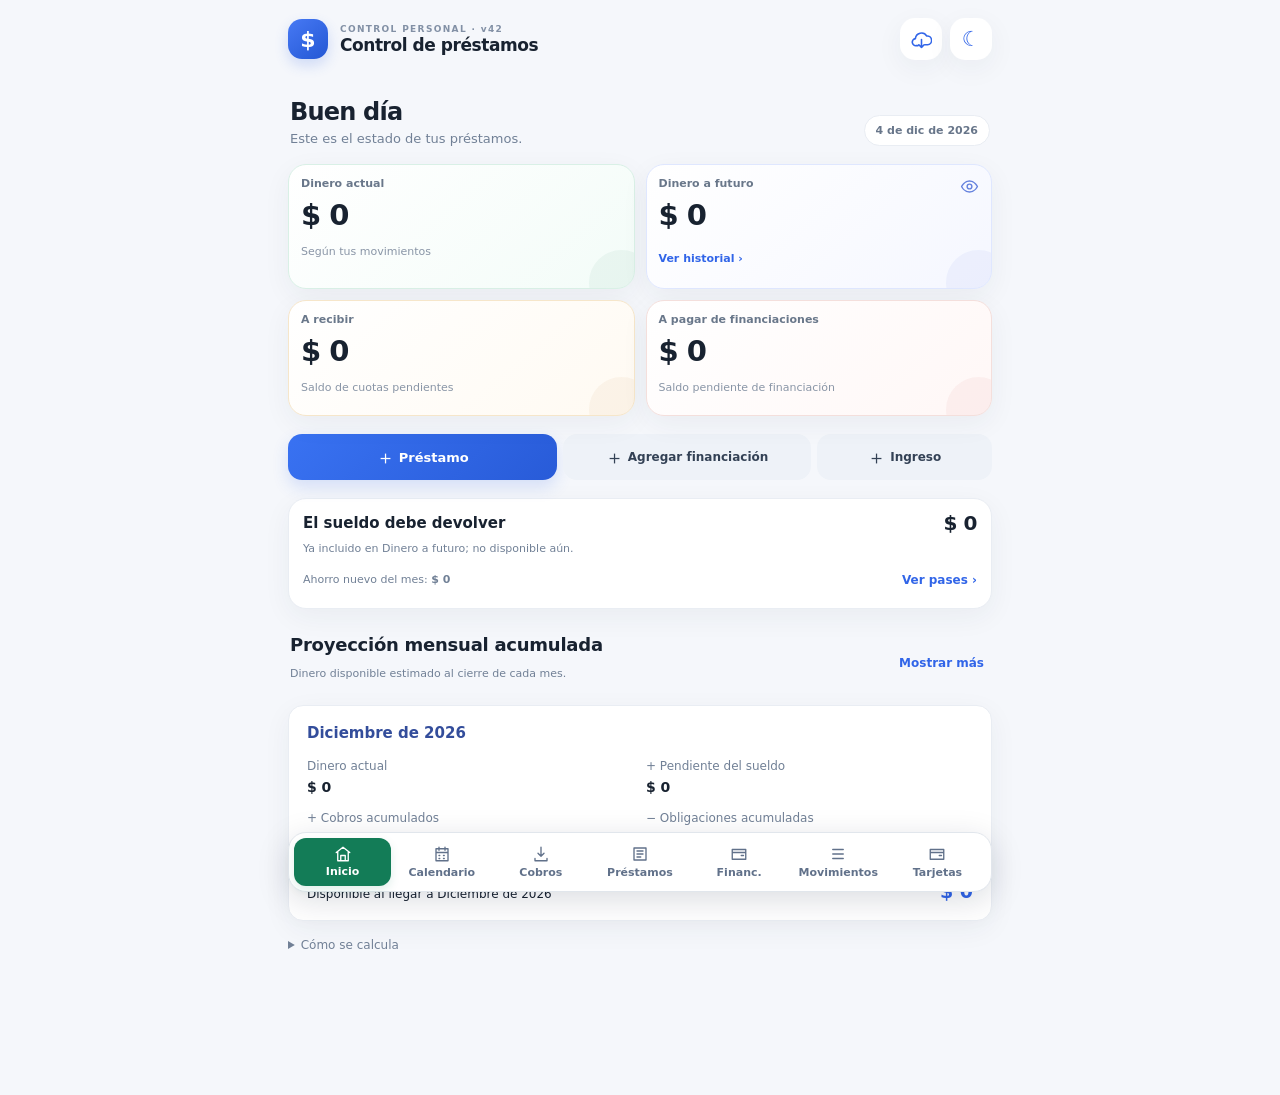
<file: index.html>
<!doctype html>
<html lang="es">
<head>
  <meta charset="utf-8">
  <meta name="color-scheme" content="light dark"><meta name="viewport" content="width=device-width, initial-scale=1, viewport-fit=cover">
  <meta name="theme-color" content="#f5f7fb">
  <meta name="color-scheme" content="light dark">
  <meta name="description" content="Controlá préstamos, cuotas, cobros y movimientos desde tu celular.">
  <link rel="icon" href="icon.svg" type="image/svg+xml">
  <link rel="apple-touch-icon" href="icon.svg">
  <title>Control de préstamos</title>
  <link rel="manifest" href="manifest.json">
  <link rel="stylesheet" href="styles.css?v=financing-groups-1">
  <script src="financing-link.js?v=2" defer></script><script src="card-options.js?v=1" defer></script><script src="drive-backup.js?v=backup-24h-1" defer></script>
  <script src="financing-model.js?v=received-installments-1" defer></script>
  <script src="own-financing-model.js?v=2" defer></script>
  <script src="loan-installment-model.js?v=manual-schedule-1" defer></script>
  <script src="push-reminders.js?v=morning-1" defer></script>
  <script src="salary-savings.js?v=returns-1" defer></script>
  <script src="financing-overview.js?v=1" defer></script>
  <script src="monthly-summary.js?v=2" defer></script>
  <script src="loan-cancellation.js?v=1" defer></script>
  <script src="loan-renewal.js?v=loan-cancellation-1" defer></script>
  <script src="financing-calendar.js?v=description-1" defer></script>
  <script src="app.js?v=manual-loan-1" defer></script>
<link rel="stylesheet" href="drive-backup.css"></head>
<body>
  <div class="app-shell">
    <header class="topbar">
      <div class="brand-mark" aria-hidden="true">$</div>
      <div><p class="eyebrow">CONTROL PERSONAL · v42</p><h1>Control de préstamos</h1></div>
      <div class="topbar-actions"><button class="icon-button backup-top" data-page="more" aria-label="Abrir respaldo" title="Respaldo"><svg class="nav-icon" viewBox="0 0 24 24" aria-hidden="true"><path d="M8 19H6a4 4 0 0 1-1-8 7 7 0 0 1 13-3 5 5 0 0 1 1 10h-3M12 12v9M9 18l3 3 3-3"></path></svg></button>
        <button class="theme-toggle" id="theme-toggle" data-action="toggle-theme" aria-label="Cambiar tema" title="Cambiar tema">☾</button>
        <button class="icon-button" id="quick-add" data-action="new-loan" aria-label="Agregar préstamo" title="Agregar préstamo">＋</button>
      </div>
    </header>
    <main id="app" tabindex="-1" aria-live="polite"></main>
    <nav class="bottom-nav" aria-label="Pestañas principales"><button data-page="home" class="nav-item" aria-label="Inicio"><svg class="nav-icon" viewBox="0 0 24 24" aria-hidden="true"><path d="M3 10 12 3l9 7M5 9v12h14V9M9 21v-7h6v7"></path></svg><span class="tab-label">Inicio</span></button><button data-page="calendar" class="nav-item" aria-label="Calendario"><svg class="nav-icon" viewBox="0 0 24 24" aria-hidden="true"><path d="M4 5h16v16H4zM8 3v4M16 3v4M4 10h16M8 14h1M14 14h1M8 18h1M14 18h1"></path></svg><span class="tab-label">Calendario</span></button><button data-page="collections" class="nav-item" aria-label="Cobros"><svg class="nav-icon" viewBox="0 0 24 24" aria-hidden="true"><path d="M12 3v12M8 11l4 4 4-4M4 18v3h16v-3"></path></svg><span class="tab-label">Cobros</span></button><button data-page="loans" class="nav-item" aria-label="Préstamos"><svg class="nav-icon" viewBox="0 0 24 24" aria-hidden="true"><path d="M4 4h16v16H4zM8 8h8M8 12h8M8 16h5"></path></svg><span class="tab-label">Préstamos</span></button><button data-page="financings" class="nav-item" aria-label="Financiaciones"><svg class="nav-icon" viewBox="0 0 24 24" aria-hidden="true"><path d="M3 6h18v13H3zM3 10h18M15 14h3"></path></svg><span class="tab-label">Financ.</span></button><button data-page="movements" class="nav-item" aria-label="Movimientos"><svg class="nav-icon" viewBox="0 0 24 24" aria-hidden="true"><path d="M5 6h14M5 12h14M5 18h14"></path></svg><span class="tab-label">Movimientos</span></button><button data-page="cards" class="nav-item" aria-label="Tarjetas"><svg class="nav-icon" viewBox="0 0 24 24" aria-hidden="true"><path d="M3 6h18v13H3zM3 10h18M15 14h3"></path></svg><span class="tab-label">Tarjetas</span></button></nav>
  </div>
  <input class="sr-only" type="file" id="backup-file" accept="application/json,.json">
  <div id="modal-root"></div>
  <div id="toast" class="toast" role="status" aria-live="polite"></div>
</body>
</html>
</file>
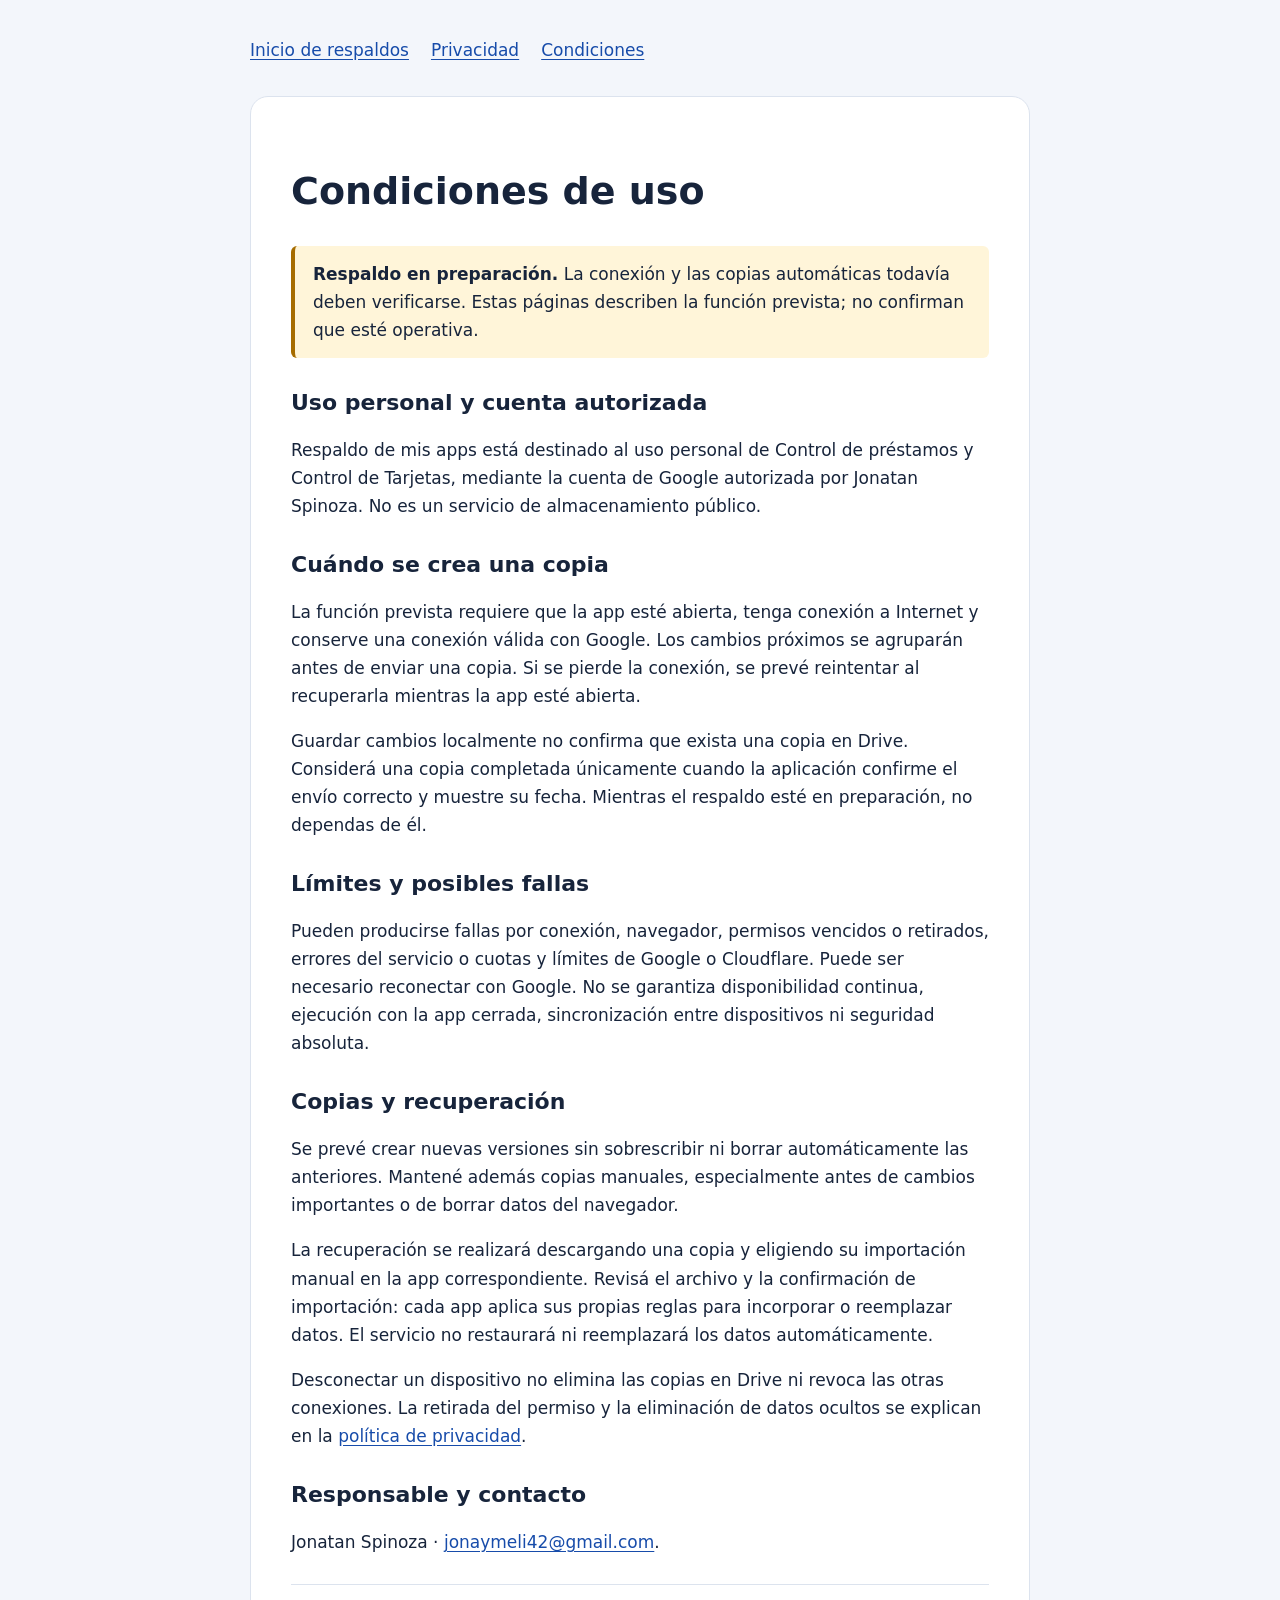
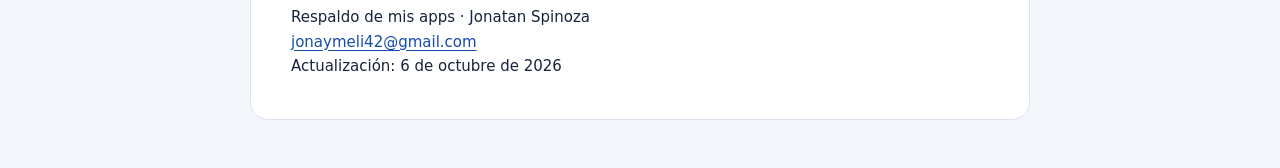
<file: condiciones.html>
<!doctype html>
<html lang="es"><head><meta charset="utf-8"><meta name="viewport" content="width=device-width, initial-scale=1"><title>Condiciones de uso — Respaldo de mis apps</title><style>*{box-sizing:border-box}html{color-scheme:light}body{margin:0;background:#f3f6fb;color:#17243b;font:17px/1.65 system-ui,-apple-system,BlinkMacSystemFont,"Segoe UI",sans-serif}main{max-width:820px;margin:auto;padding:28px 20px 48px}article{background:white;padding:clamp(20px,5vw,40px);border-radius:18px;border:1px solid #dce3ee}h1{font-size:clamp(28px,6vw,38px);line-height:1.2}h2{font-size:22px;line-height:1.35;margin-top:30px}a{color:#174caa;text-underline-offset:3px;overflow-wrap:anywhere}a:focus-visible{outline:3px solid #174caa;outline-offset:4px}nav{display:flex;flex-wrap:wrap;gap:10px 22px;margin:0 0 24px}nav a{padding:8px 0}.notice{background:#fff5d9;border-left:4px solid #a66c00;padding:14px 18px;border-radius:6px}footer{margin-top:28px;border-top:1px solid #dce3ee;padding-top:20px;font-size:15px}li{margin:10px 0}</style></head><body><main><nav aria-label="Páginas del servicio"><a href="respaldos.html">Inicio de respaldos</a><a href="privacidad.html">Privacidad</a><a href="condiciones.html">Condiciones</a></nav><article><h1>Condiciones de uso</h1><p class="notice"><strong>Respaldo en preparación.</strong> La conexión y las copias automáticas todavía deben verificarse. Estas páginas describen la función prevista; no confirman que esté operativa.</p><h2>Uso personal y cuenta autorizada</h2><p>Respaldo de mis apps está destinado al uso personal de Control de préstamos y Control de Tarjetas, mediante la cuenta de Google autorizada por Jonatan Spinoza. No es un servicio de almacenamiento público.</p><h2>Cuándo se crea una copia</h2><p>La función prevista requiere que la app esté abierta, tenga conexión a Internet y conserve una conexión válida con Google. Los cambios próximos se agruparán antes de enviar una copia. Si se pierde la conexión, se prevé reintentar al recuperarla mientras la app esté abierta.</p><p>Guardar cambios localmente no confirma que exista una copia en Drive. Considerá una copia completada únicamente cuando la aplicación confirme el envío correcto y muestre su fecha. Mientras el respaldo esté en preparación, no dependas de él.</p><h2>Límites y posibles fallas</h2><p>Pueden producirse fallas por conexión, navegador, permisos vencidos o retirados, errores del servicio o cuotas y límites de Google o Cloudflare. Puede ser necesario reconectar con Google. No se garantiza disponibilidad continua, ejecución con la app cerrada, sincronización entre dispositivos ni seguridad absoluta.</p><h2>Copias y recuperación</h2><p>Se prevé crear nuevas versiones sin sobrescribir ni borrar automáticamente las anteriores. Mantené además copias manuales, especialmente antes de cambios importantes o de borrar datos del navegador.</p><p>La recuperación se realizará descargando una copia y eligiendo su importación manual en la app correspondiente. Revisá el archivo y la confirmación de importación: cada app aplica sus propias reglas para incorporar o reemplazar datos. El servicio no restaurará ni reemplazará los datos automáticamente.</p><p>Desconectar un dispositivo no elimina las copias en Drive ni revoca las otras conexiones. La retirada del permiso y la eliminación de datos ocultos se explican en la <a href="privacidad.html">política de privacidad</a>.</p><h2>Responsable y contacto</h2><p>Jonatan Spinoza · <a href="mailto:jonaymeli42@gmail.com">jonaymeli42@gmail.com</a>.</p><footer>Respaldo de mis apps · Jonatan Spinoza<br><a href="mailto:jonaymeli42@gmail.com">jonaymeli42@gmail.com</a><br>Actualización: 6 de octubre de 2026</footer></article></main></body></html>
</file>
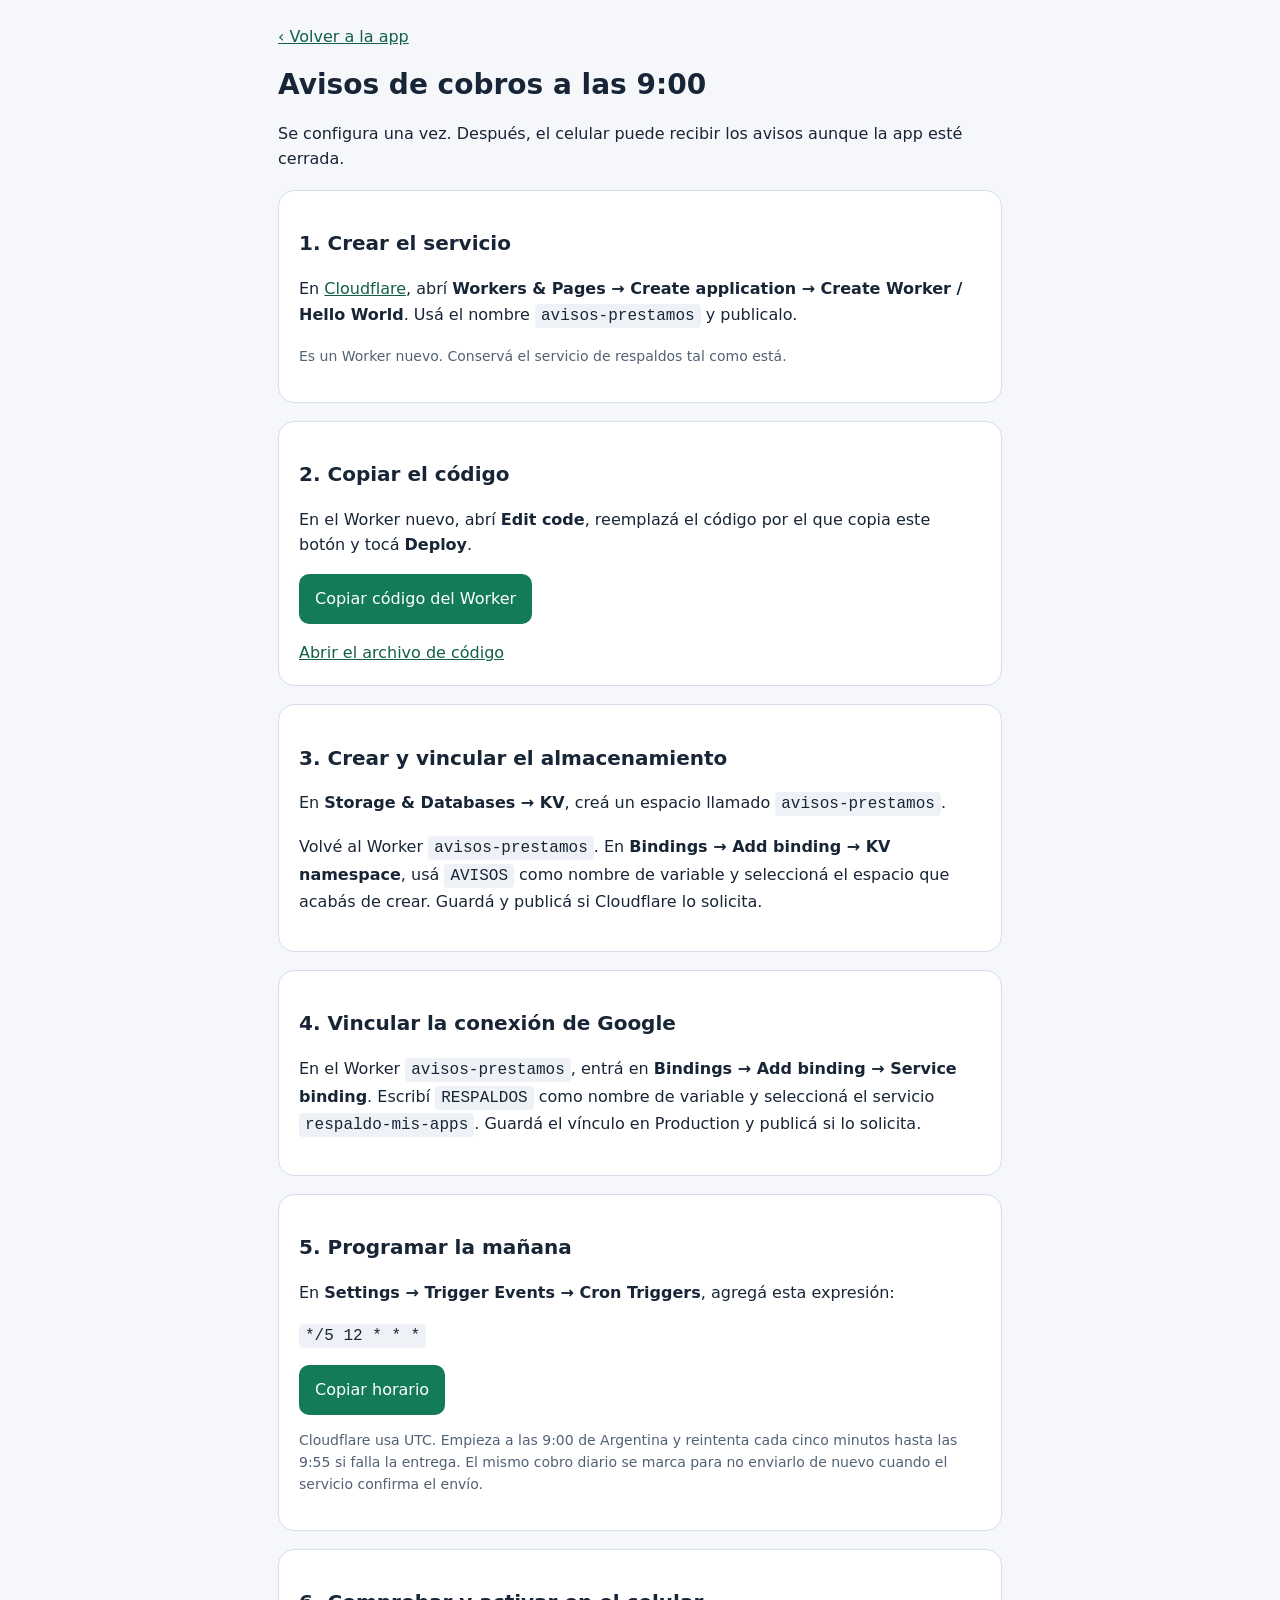
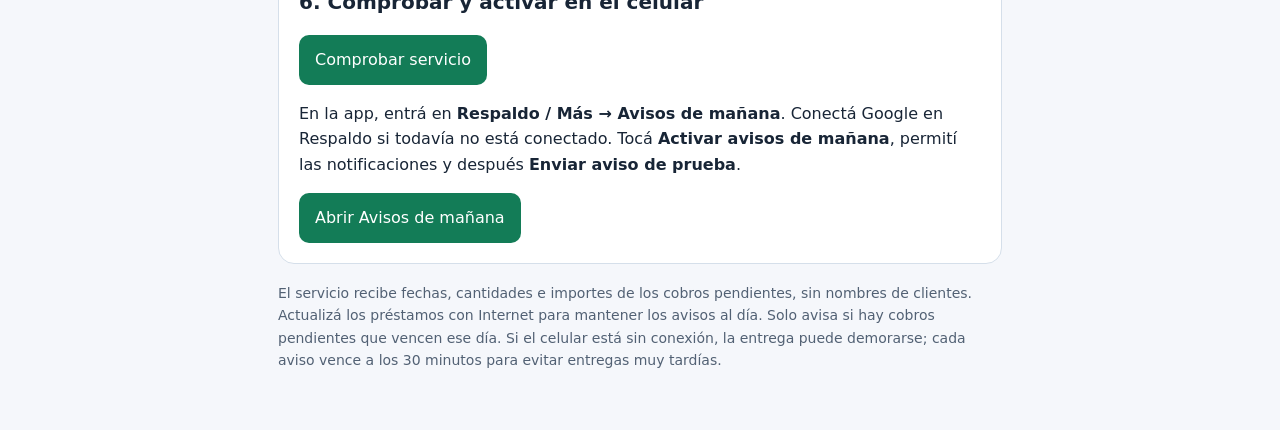
<file: configurar-avisos.html>
<!doctype html><html lang="es"><head><meta charset="utf-8"><meta name="viewport" content="width=device-width,initial-scale=1"><title>Activar avisos de mañana · Control Préstamos</title><style>*{box-sizing:border-box}body{max-width:760px;margin:auto;padding:24px 18px 60px;background:#f5f7fb;color:#182536;font:16px/1.6 system-ui}h1{font-size:28px;line-height:1.2}h2{font-size:20px}section{background:white;border:1px solid #d5dfea;border-radius:16px;padding:20px;margin:18px 0}button,a.action{font:inherit;background:#137c57;color:white;border:0;border-radius:10px;padding:12px 16px;display:inline-block;text-decoration:none;cursor:pointer}button:disabled{opacity:.6}a{color:#126046}code{background:#eef2f6;padding:3px 6px;border-radius:4px;overflow-wrap:anywhere}.muted{color:#526174;font-size:14px}button:focus-visible,a:focus-visible{outline:3px solid #4d76e9;outline-offset:3px}[role=status]{overflow-wrap:anywhere}</style></head><body>
<a href="./?page=more">‹ Volver a la app</a><h1>Avisos de cobros a las 9:00</h1><p>Se configura una vez. Después, el celular puede recibir los avisos aunque la app esté cerrada.</p>
<section><h2>1. Crear el servicio</h2><p>En <a href="https://dash.cloudflare.com/" target="_blank" rel="noopener">Cloudflare</a>, abrí <strong>Workers & Pages → Create application → Create Worker / Hello World</strong>. Usá el nombre <code>avisos-prestamos</code> y publicalo.</p><p class="muted">Es un Worker nuevo. Conservá el servicio de respaldos tal como está.</p></section>
<section><h2>2. Copiar el código</h2><p>En el Worker nuevo, abrí <strong>Edit code</strong>, reemplazá el código por el que copia este botón y tocá <strong>Deploy</strong>.</p><button id="copy-worker" type="button">Copiar código del Worker</button><p role="status" id="copy-status"></p><a href="push-worker/worker.mjs" target="_blank" rel="noopener">Abrir el archivo de código</a></section>
<section><h2>3. Crear y vincular el almacenamiento</h2><p>En <strong>Storage & Databases → KV</strong>, creá un espacio llamado <code>avisos-prestamos</code>.</p><p>Volvé al Worker <code>avisos-prestamos</code>. En <strong>Bindings → Add binding → KV namespace</strong>, usá <code>AVISOS</code> como nombre de variable y seleccioná el espacio que acabás de crear. Guardá y publicá si Cloudflare lo solicita.</p></section>
<section><h2>4. Vincular la conexión de Google</h2><p>En el Worker <code>avisos-prestamos</code>, entrá en <strong>Bindings → Add binding → Service binding</strong>. Escribí <code>RESPALDOS</code> como nombre de variable y seleccioná el servicio <code>respaldo-mis-apps</code>. Guardá el vínculo en Production y publicá si lo solicita.</p></section><section><h2>5. Programar la mañana</h2><p>En <strong>Settings → Trigger Events → Cron Triggers</strong>, agregá esta expresión:</p><p><code>*/5 12 * * *</code></p><button id="copy-cron" type="button">Copiar horario</button><p class="muted">Cloudflare usa UTC. Empieza a las 9:00 de Argentina y reintenta cada cinco minutos hasta las 9:55 si falla la entrega. El mismo cobro diario se marca para no enviarlo de nuevo cuando el servicio confirma el envío.</p></section>
<section><h2>6. Comprobar y activar en el celular</h2><button id="check-worker" type="button">Comprobar servicio</button><p id="check-status" role="status"></p><p>En la app, entrá en <strong>Respaldo / Más → Avisos de mañana</strong>. Conectá Google en Respaldo si todavía no está conectado. Tocá <strong>Activar avisos de mañana</strong>, permití las notificaciones y después <strong>Enviar aviso de prueba</strong>.</p><a class="action" href="./?page=more">Abrir Avisos de mañana</a></section>
<p class="muted">El servicio recibe fechas, cantidades e importes de los cobros pendientes, sin nombres de clientes. Actualizá los préstamos con Internet para mantener los avisos al día. Solo avisa si hay cobros pendientes que vencen ese día. Si el celular está sin conexión, la entrega puede demorarse; cada aviso vence a los 30 minutos para evitar entregas muy tardías.</p>
<script>
const status=document.getElementById('copy-status');
document.getElementById('copy-worker').onclick=async()=>{try{const r=await fetch('push-worker/worker.mjs',{cache:'no-store'});if(!r.ok)throw Error();await navigator.clipboard.writeText(await r.text());status.textContent='Código copiado. Pegalo en Edit code del Worker nuevo.';}catch{status.textContent='No se pudo copiar. Abrí el archivo de código y copialo desde allí.';}};
document.getElementById('copy-cron').onclick=async()=>{try{await navigator.clipboard.writeText('*/5 12 * * *');status.textContent='Horario copiado.';}catch{status.textContent='Copiá manualmente: */5 12 * * *';}};
document.getElementById('check-worker').onclick=async event=>{const button=event.currentTarget,node=document.getElementById('check-status');button.disabled=true;node.textContent='Comprobando…';try{const r=await fetch('https://avisos-prestamos.soft-bush-7594.workers.dev/health',{cache:'no-store',signal:AbortSignal.timeout(15000)}),data=await r.json();node.textContent=r.ok&&data.service==='avisos-prestamos'&&data.configured&&data.backupLinked?'Servicio, almacenamiento y conexión de Google vinculados. Revisá que el horario del paso 5 esté guardado y activá los avisos en la app.':'El servicio responde, pero falta vincular AVISOS, RESPALDOS o publicar el código correcto.';}catch{node.textContent='No se pudo conectar. Revisá el nombre del Worker, que esté publicado y tu conexión a Internet.';}finally{button.disabled=false;}};
</script></body></html>
</file>
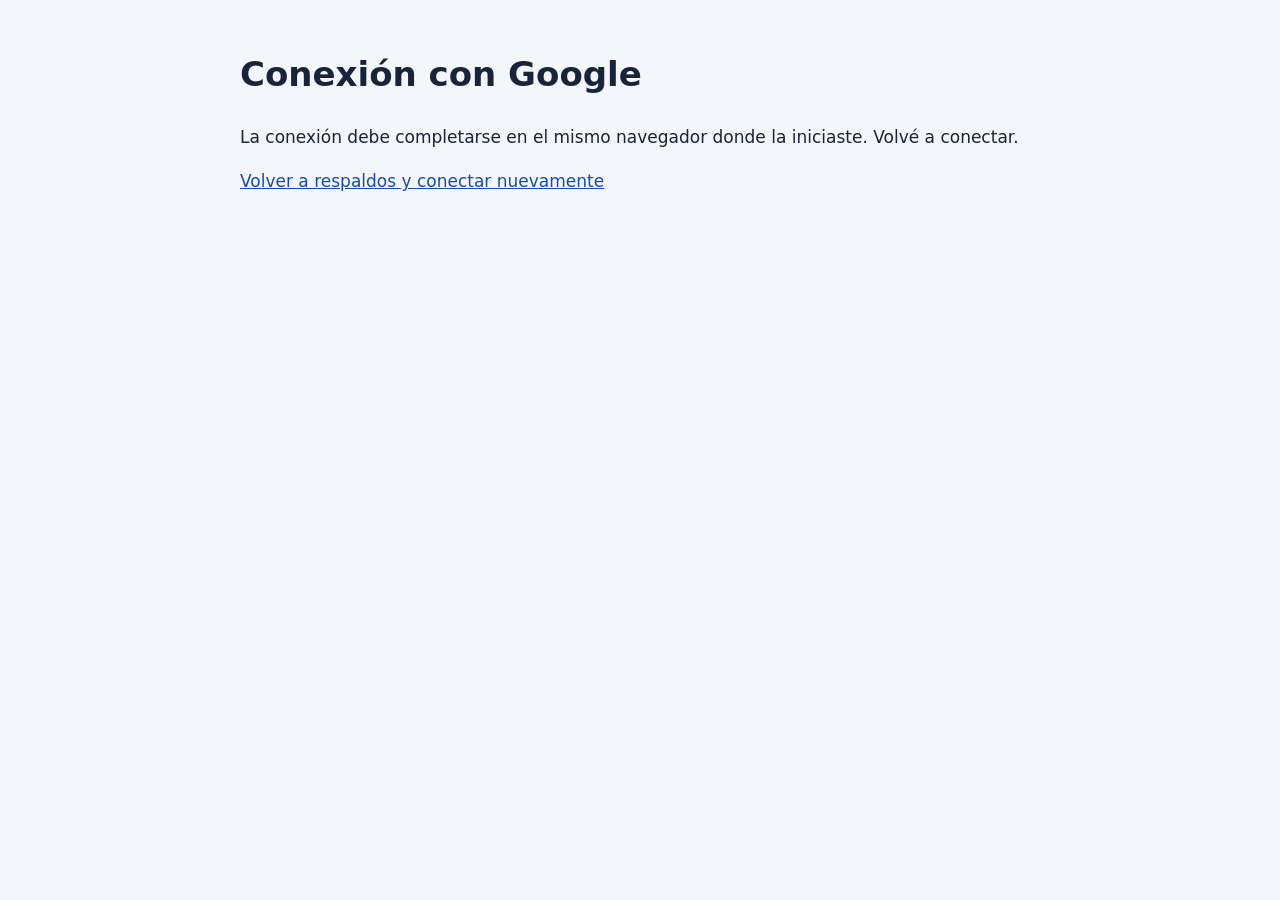
<file: drive-callback.html>
<!doctype html>
<html lang="es"><head><meta charset="utf-8"><meta name="viewport" content="width=device-width,initial-scale=1"><meta name="referrer" content="no-referrer"><title>Respaldo privado — Control de préstamos</title><link rel="stylesheet" href="drive-backup.css"><style>body{font:17px/1.6 system-ui;margin:0;background:#f3f6fb;color:#17243b}main{max-width:800px;margin:auto;padding:24px 18px}a{color:#174caa}li{margin:16px 0;overflow-wrap:anywhere}button{font:inherit;padding:10px}a:focus-visible,button:focus-visible{outline:3px solid #174caa;outline-offset:3px}</style><script src="drive-backup.js" defer></script></head><body data-drive-app="prestamos" data-drive-callback="true"><main><h1>Conexión con Google</h1><p data-callback-status role="status">Completando la conexión…</p><p><a href="drive-respaldos.html">Volver a respaldos y conectar nuevamente</a></p></main></body></html>
</file>
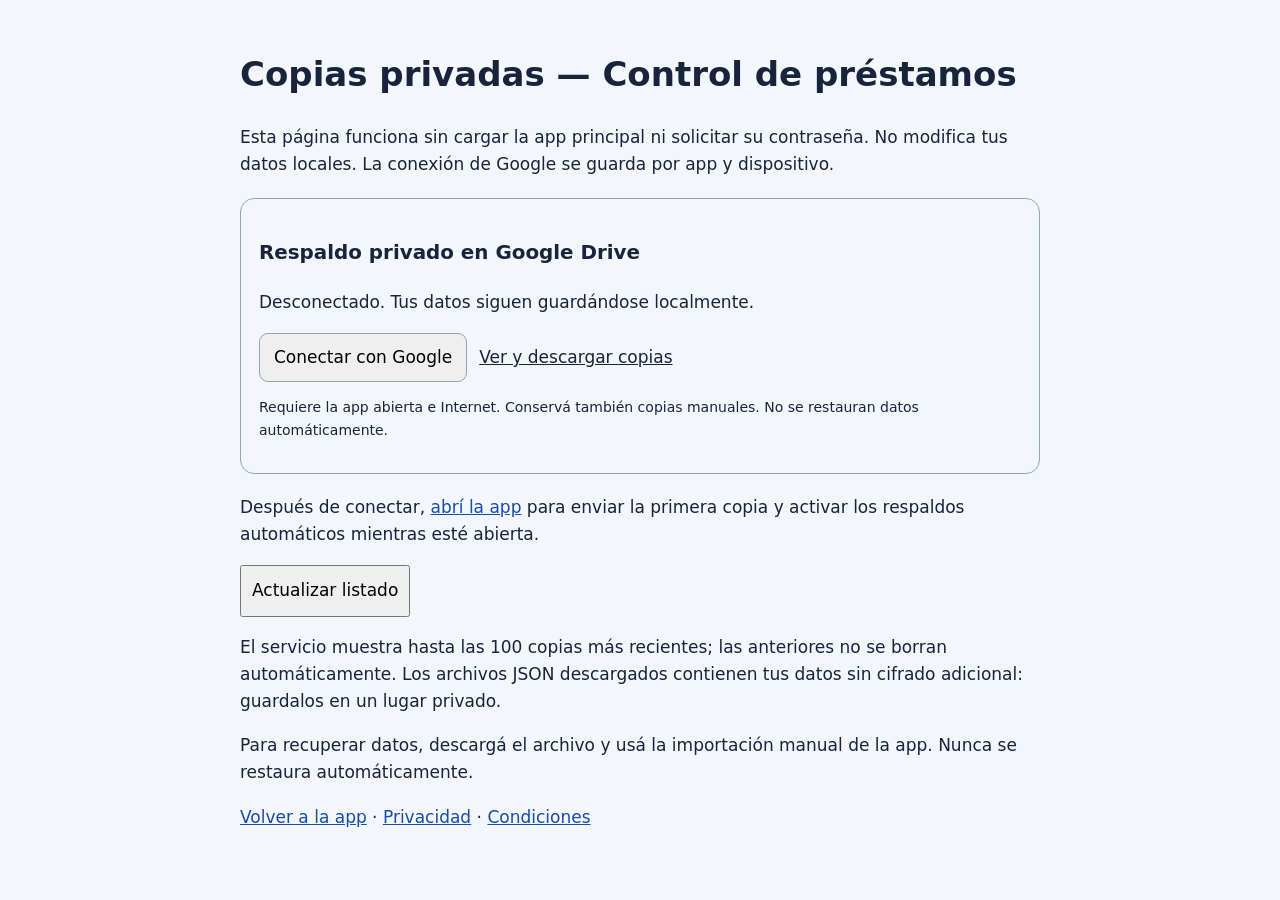
<file: drive-respaldos.html>
<!doctype html>
<html lang="es"><head><meta charset="utf-8"><meta name="viewport" content="width=device-width,initial-scale=1"><meta name="referrer" content="no-referrer"><title>Respaldo privado — Control de préstamos</title><link rel="stylesheet" href="drive-backup.css"><style>body{font:17px/1.6 system-ui;margin:0;background:#f3f6fb;color:#17243b}main{max-width:800px;margin:auto;padding:24px 18px}a{color:#174caa}li{margin:16px 0;overflow-wrap:anywhere}button{font:inherit;padding:10px}a:focus-visible,button:focus-visible{outline:3px solid #174caa;outline-offset:3px}</style><script src="drive-backup.js?v=backup-24h-1" defer></script></head><body data-drive-app="prestamos"><main><h1>Copias privadas — Control de préstamos</h1><p>Esta página funciona sin cargar la app principal ni solicitar su contraseña. No modifica tus datos locales. La conexión de Google se guarda por app y dispositivo.</p><section data-drive-backup></section><p>Después de conectar, <a href="./">abrí la app</a> para enviar la primera copia y activar los respaldos automáticos mientras esté abierta.</p><button type="button" data-drive-action="list">Actualizar listado</button><ul data-drive-files></ul><p>El servicio muestra hasta las 100 copias más recientes; las anteriores no se borran automáticamente. Los archivos JSON descargados contienen tus datos sin cifrado adicional: guardalos en un lugar privado.</p><p>Para recuperar datos, descargá el archivo y usá la importación manual de la app. Nunca se restaura automáticamente.</p><nav><a href="./">Volver a la app</a> · <a href="https://jonaymeli42-hub.github.io/Control-prestamos/privacidad.html">Privacidad</a> · <a href="https://jonaymeli42-hub.github.io/Control-prestamos/condiciones.html">Condiciones</a></nav></main></body></html>
</file>
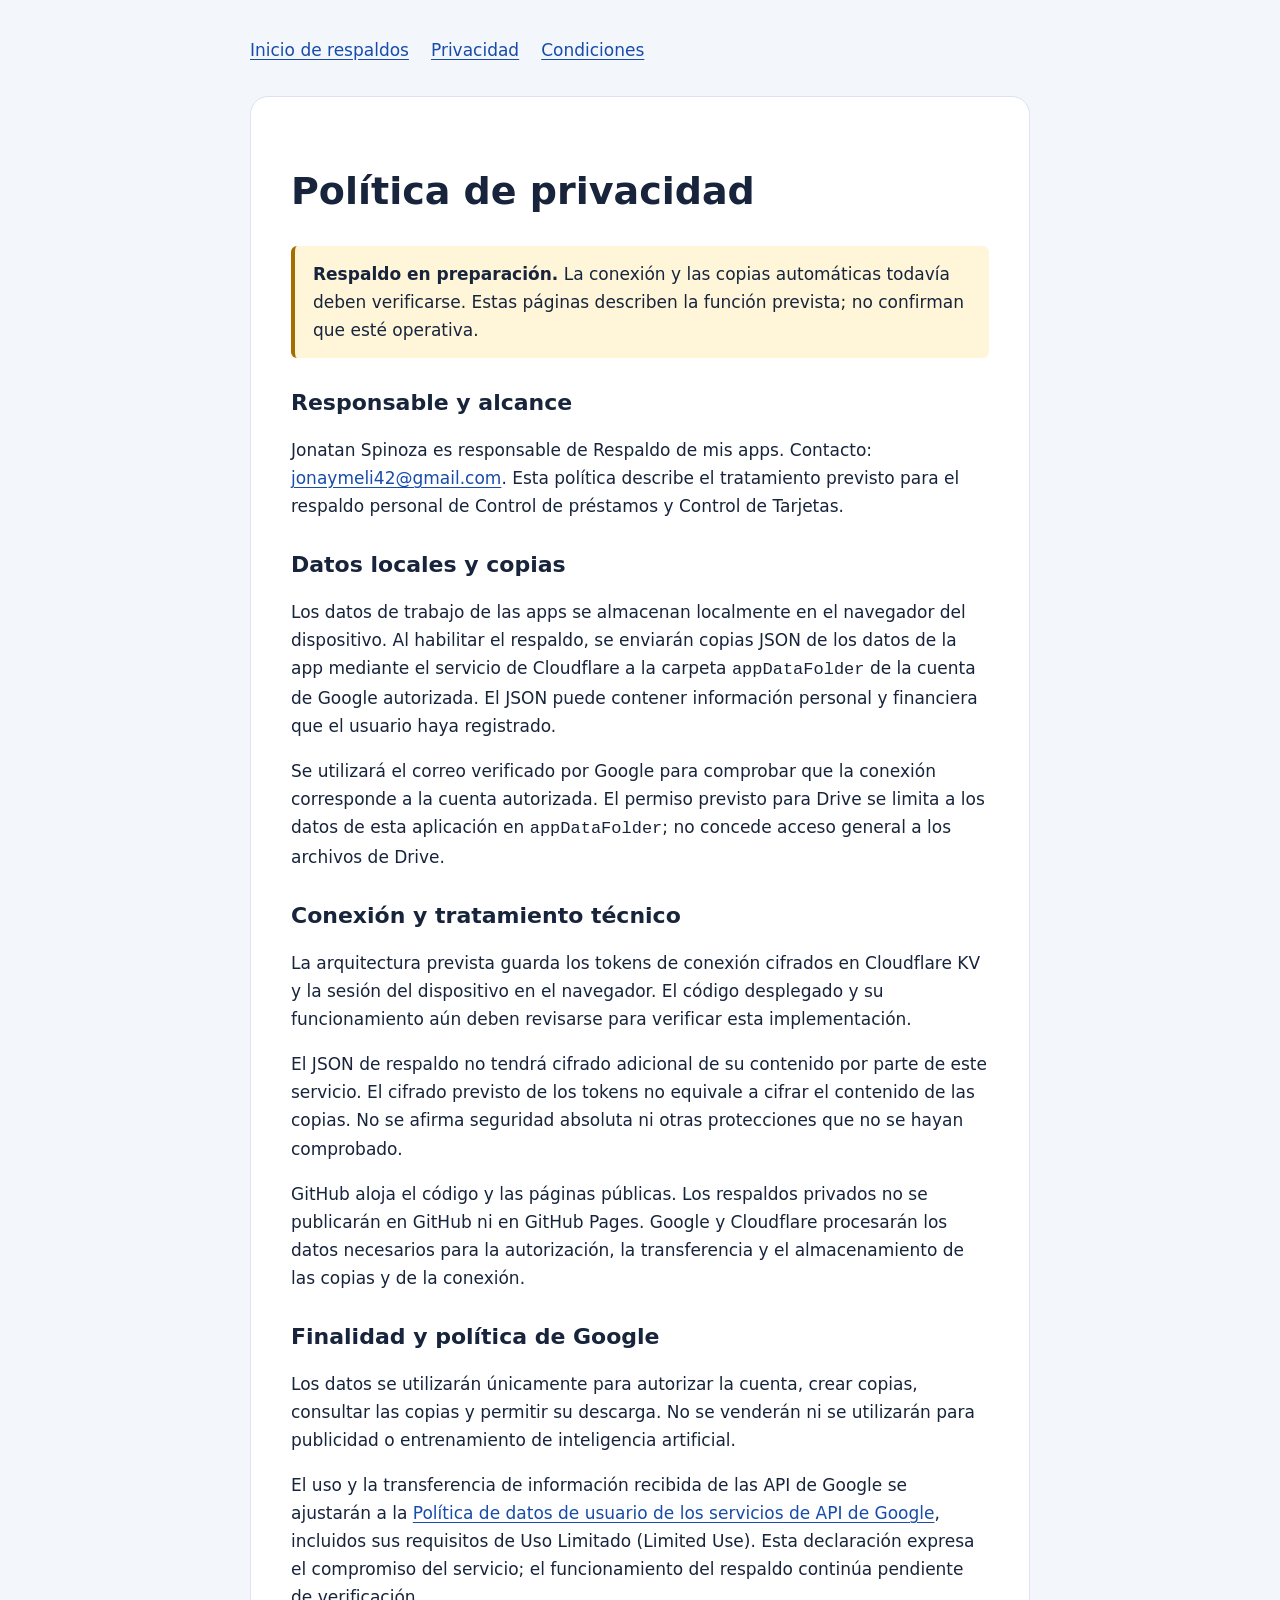
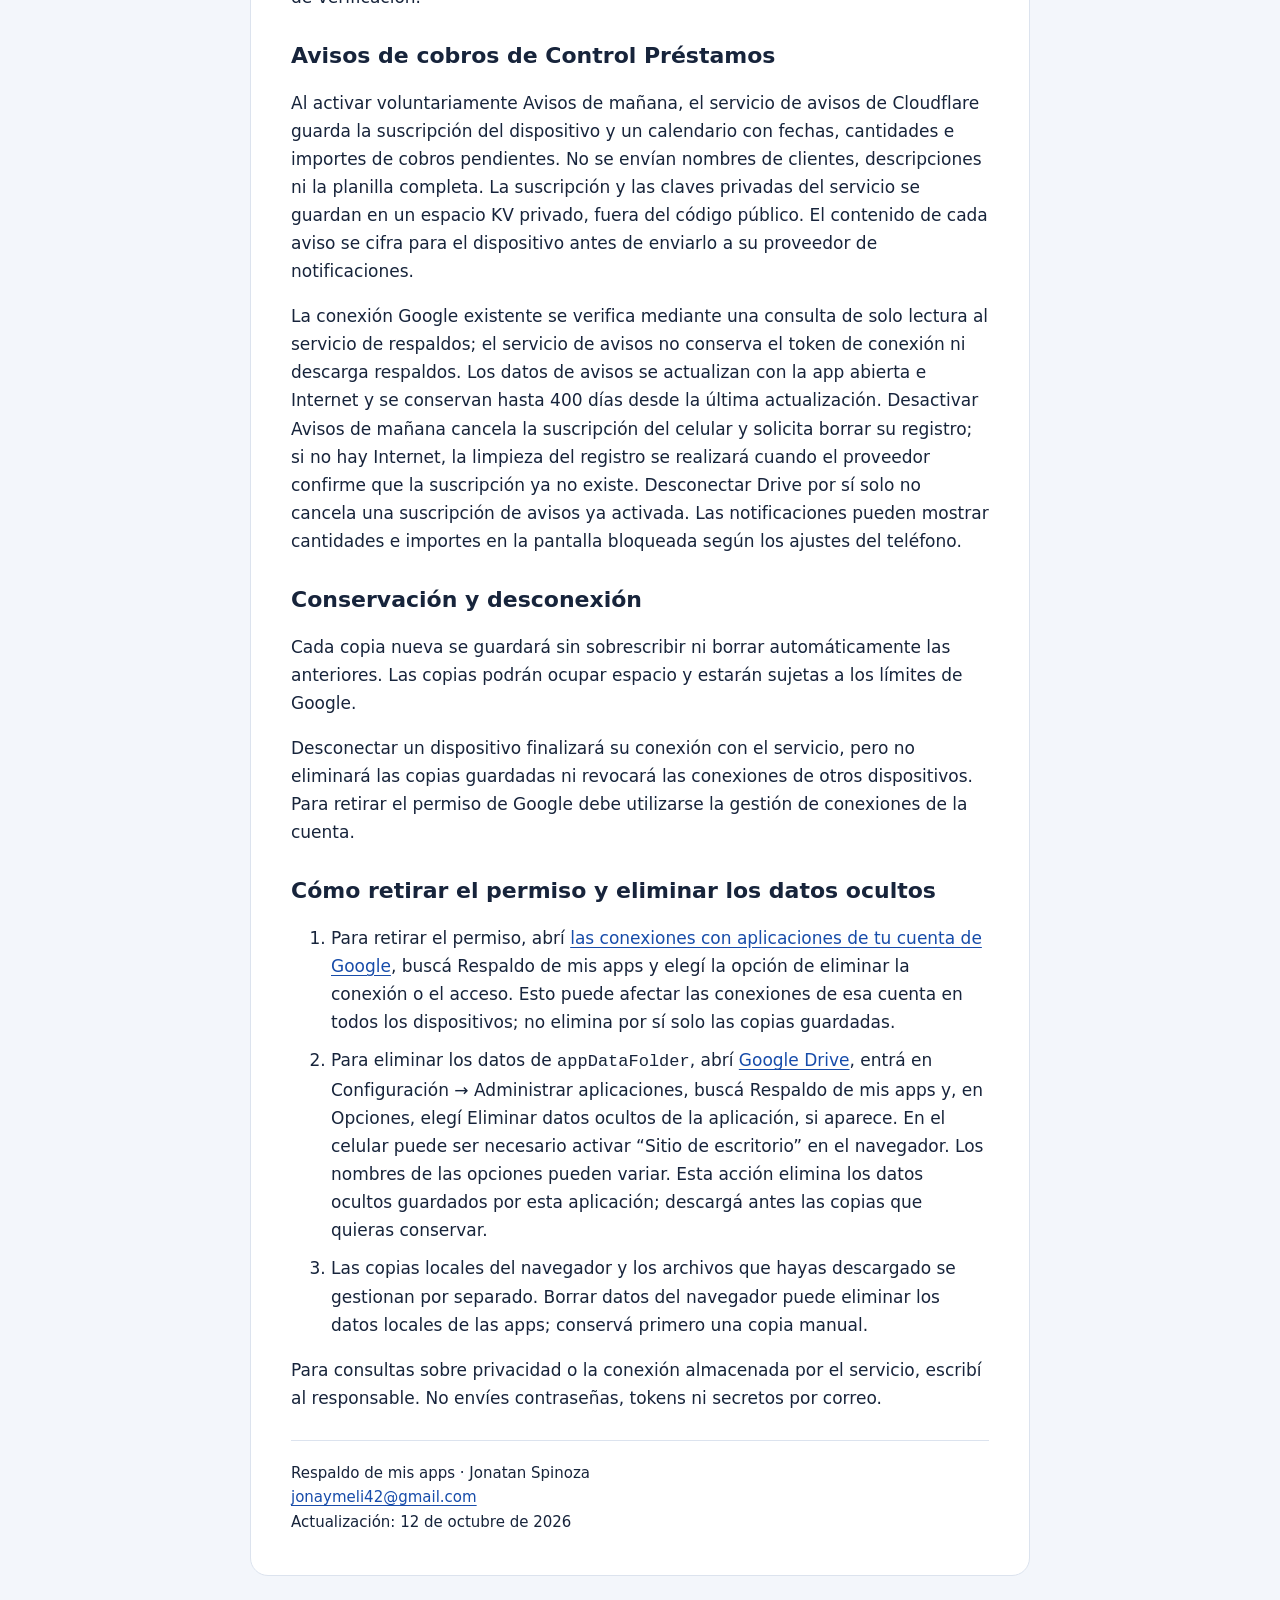
<file: privacidad.html>
<!doctype html>
<html lang="es"><head><meta charset="utf-8"><meta name="viewport" content="width=device-width, initial-scale=1"><title>Política de privacidad — Respaldo de mis apps</title><style>*{box-sizing:border-box}html{color-scheme:light}body{margin:0;background:#f3f6fb;color:#17243b;font:17px/1.65 system-ui,-apple-system,BlinkMacSystemFont,"Segoe UI",sans-serif}main{max-width:820px;margin:auto;padding:28px 20px 48px}article{background:white;padding:clamp(20px,5vw,40px);border-radius:18px;border:1px solid #dce3ee}h1{font-size:clamp(28px,6vw,38px);line-height:1.2}h2{font-size:22px;line-height:1.35;margin-top:30px}a{color:#174caa;text-underline-offset:3px;overflow-wrap:anywhere}a:focus-visible{outline:3px solid #174caa;outline-offset:4px}nav{display:flex;flex-wrap:wrap;gap:10px 22px;margin:0 0 24px}nav a{padding:8px 0}.notice{background:#fff5d9;border-left:4px solid #a66c00;padding:14px 18px;border-radius:6px}footer{margin-top:28px;border-top:1px solid #dce3ee;padding-top:20px;font-size:15px}li{margin:10px 0}</style></head><body><main><nav aria-label="Páginas del servicio"><a href="respaldos.html">Inicio de respaldos</a><a href="privacidad.html">Privacidad</a><a href="condiciones.html">Condiciones</a></nav><article><h1>Política de privacidad</h1><p class="notice"><strong>Respaldo en preparación.</strong> La conexión y las copias automáticas todavía deben verificarse. Estas páginas describen la función prevista; no confirman que esté operativa.</p><h2>Responsable y alcance</h2><p>Jonatan Spinoza es responsable de Respaldo de mis apps. Contacto: <a href="mailto:jonaymeli42@gmail.com">jonaymeli42@gmail.com</a>. Esta política describe el tratamiento previsto para el respaldo personal de Control de préstamos y Control de Tarjetas.</p><h2>Datos locales y copias</h2><p>Los datos de trabajo de las apps se almacenan localmente en el navegador del dispositivo. Al habilitar el respaldo, se enviarán copias JSON de los datos de la app mediante el servicio de Cloudflare a la carpeta <code>appDataFolder</code> de la cuenta de Google autorizada. El JSON puede contener información personal y financiera que el usuario haya registrado.</p><p>Se utilizará el correo verificado por Google para comprobar que la conexión corresponde a la cuenta autorizada. El permiso previsto para Drive se limita a los datos de esta aplicación en <code>appDataFolder</code>; no concede acceso general a los archivos de Drive.</p><h2>Conexión y tratamiento técnico</h2><p>La arquitectura prevista guarda los tokens de conexión cifrados en Cloudflare KV y la sesión del dispositivo en el navegador. El código desplegado y su funcionamiento aún deben revisarse para verificar esta implementación.</p><p>El JSON de respaldo no tendrá cifrado adicional de su contenido por parte de este servicio. El cifrado previsto de los tokens no equivale a cifrar el contenido de las copias. No se afirma seguridad absoluta ni otras protecciones que no se hayan comprobado.</p><p>GitHub aloja el código y las páginas públicas. Los respaldos privados no se publicarán en GitHub ni en GitHub Pages. Google y Cloudflare procesarán los datos necesarios para la autorización, la transferencia y el almacenamiento de las copias y de la conexión.</p><h2>Finalidad y política de Google</h2><p>Los datos se utilizarán únicamente para autorizar la cuenta, crear copias, consultar las copias y permitir su descarga. No se venderán ni se utilizarán para publicidad o entrenamiento de inteligencia artificial.</p><p>El uso y la transferencia de información recibida de las API de Google se ajustarán a la <a href="https://developers.google.com/terms/api-services-user-data-policy">Política de datos de usuario de los servicios de API de Google</a>, incluidos sus requisitos de Uso Limitado (Limited Use). Esta declaración expresa el compromiso del servicio; el funcionamiento del respaldo continúa pendiente de verificación.</p><h2>Avisos de cobros de Control Préstamos</h2><p>Al activar voluntariamente Avisos de mañana, el servicio de avisos de Cloudflare guarda la suscripción del dispositivo y un calendario con fechas, cantidades e importes de cobros pendientes. No se envían nombres de clientes, descripciones ni la planilla completa. La suscripción y las claves privadas del servicio se guardan en un espacio KV privado, fuera del código público. El contenido de cada aviso se cifra para el dispositivo antes de enviarlo a su proveedor de notificaciones.</p><p>La conexión Google existente se verifica mediante una consulta de solo lectura al servicio de respaldos; el servicio de avisos no conserva el token de conexión ni descarga respaldos. Los datos de avisos se actualizan con la app abierta e Internet y se conservan hasta 400 días desde la última actualización. Desactivar Avisos de mañana cancela la suscripción del celular y solicita borrar su registro; si no hay Internet, la limpieza del registro se realizará cuando el proveedor confirme que la suscripción ya no existe. Desconectar Drive por sí solo no cancela una suscripción de avisos ya activada. Las notificaciones pueden mostrar cantidades e importes en la pantalla bloqueada según los ajustes del teléfono.</p><h2>Conservación y desconexión</h2><p>Cada copia nueva se guardará sin sobrescribir ni borrar automáticamente las anteriores. Las copias podrán ocupar espacio y estarán sujetas a los límites de Google.</p><p>Desconectar un dispositivo finalizará su conexión con el servicio, pero no eliminará las copias guardadas ni revocará las conexiones de otros dispositivos. Para retirar el permiso de Google debe utilizarse la gestión de conexiones de la cuenta.</p><h2>Cómo retirar el permiso y eliminar los datos ocultos</h2><ol><li>Para retirar el permiso, abrí <a href="https://myaccount.google.com/connections">las conexiones con aplicaciones de tu cuenta de Google</a>, buscá Respaldo de mis apps y elegí la opción de eliminar la conexión o el acceso. Esto puede afectar las conexiones de esa cuenta en todos los dispositivos; no elimina por sí solo las copias guardadas.</li><li>Para eliminar los datos de <code>appDataFolder</code>, abrí <a href="https://drive.google.com/">Google Drive</a>, entrá en Configuración → Administrar aplicaciones, buscá Respaldo de mis apps y, en Opciones, elegí Eliminar datos ocultos de la aplicación, si aparece. En el celular puede ser necesario activar “Sitio de escritorio” en el navegador. Los nombres de las opciones pueden variar. Esta acción elimina los datos ocultos guardados por esta aplicación; descargá antes las copias que quieras conservar.</li><li>Las copias locales del navegador y los archivos que hayas descargado se gestionan por separado. Borrar datos del navegador puede eliminar los datos locales de las apps; conservá primero una copia manual.</li></ol><p>Para consultas sobre privacidad o la conexión almacenada por el servicio, escribí al responsable. No envíes contraseñas, tokens ni secretos por correo.</p><footer>Respaldo de mis apps · Jonatan Spinoza<br><a href="mailto:jonaymeli42@gmail.com">jonaymeli42@gmail.com</a><br>Actualización: 12 de octubre de 2026</footer></article></main></body></html>
</file>
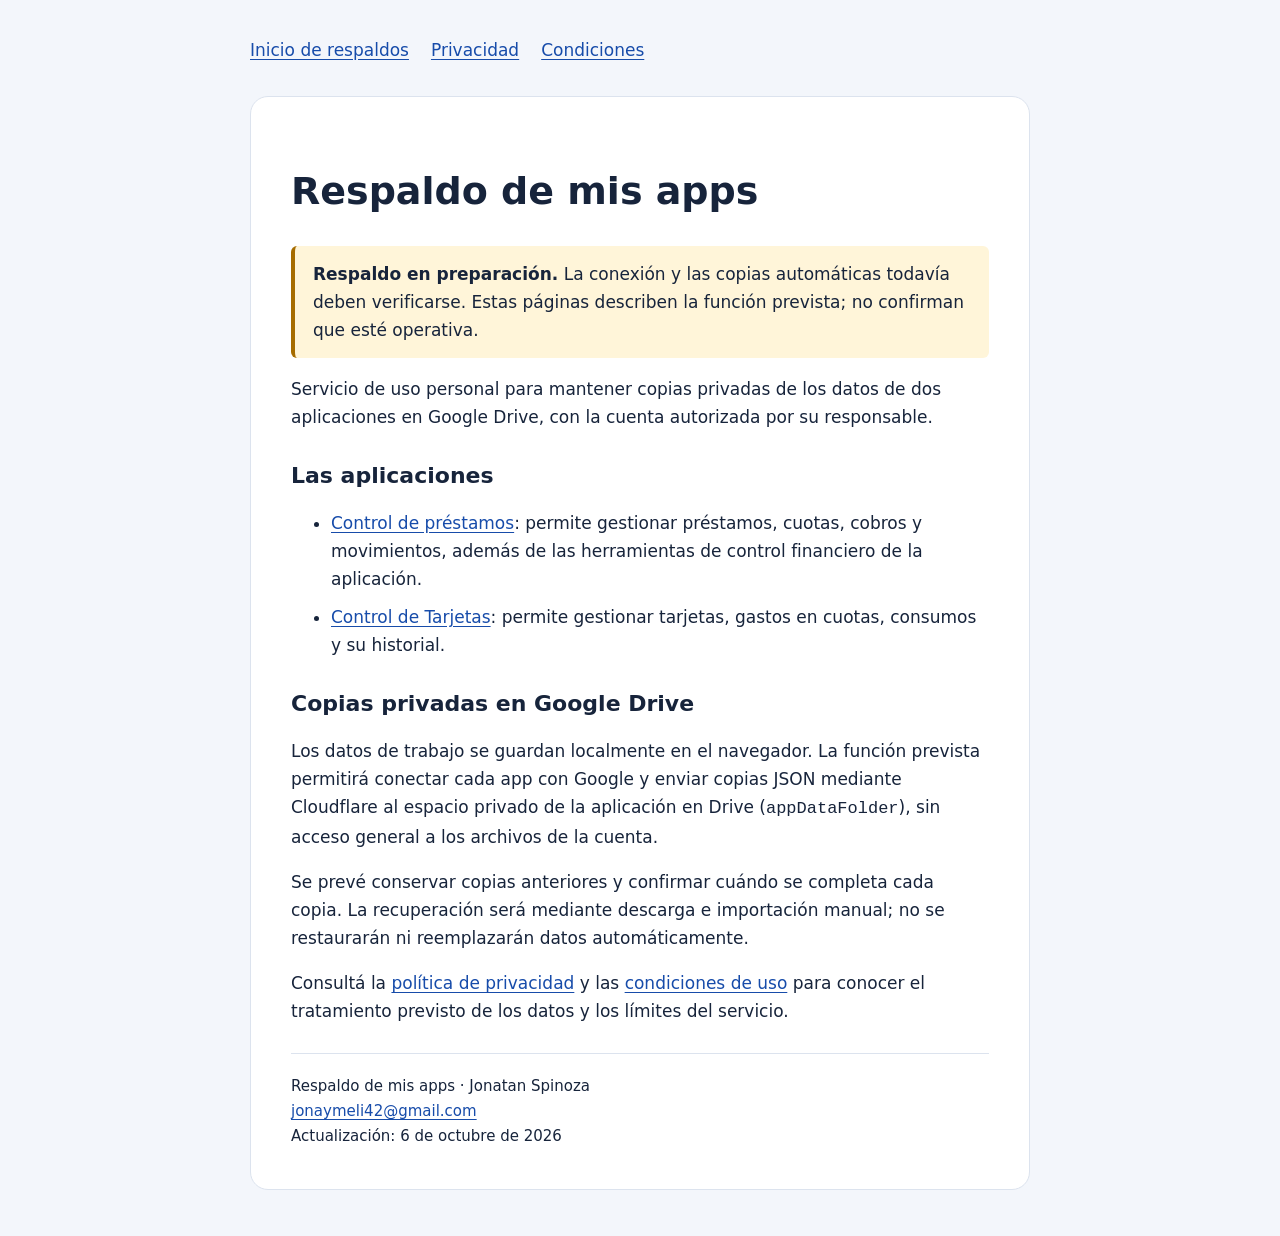
<file: respaldos.html>
<!doctype html>
<html lang="es"><head><meta charset="utf-8"><meta name="viewport" content="width=device-width, initial-scale=1"><title>Respaldo de mis apps</title><style>*{box-sizing:border-box}html{color-scheme:light}body{margin:0;background:#f3f6fb;color:#17243b;font:17px/1.65 system-ui,-apple-system,BlinkMacSystemFont,"Segoe UI",sans-serif}main{max-width:820px;margin:auto;padding:28px 20px 48px}article{background:white;padding:clamp(20px,5vw,40px);border-radius:18px;border:1px solid #dce3ee}h1{font-size:clamp(28px,6vw,38px);line-height:1.2}h2{font-size:22px;line-height:1.35;margin-top:30px}a{color:#174caa;text-underline-offset:3px;overflow-wrap:anywhere}a:focus-visible{outline:3px solid #174caa;outline-offset:4px}nav{display:flex;flex-wrap:wrap;gap:10px 22px;margin:0 0 24px}nav a{padding:8px 0}.notice{background:#fff5d9;border-left:4px solid #a66c00;padding:14px 18px;border-radius:6px}footer{margin-top:28px;border-top:1px solid #dce3ee;padding-top:20px;font-size:15px}li{margin:10px 0}</style></head><body><main><nav aria-label="Páginas del servicio"><a href="respaldos.html">Inicio de respaldos</a><a href="privacidad.html">Privacidad</a><a href="condiciones.html">Condiciones</a></nav><article><h1>Respaldo de mis apps</h1><p class="notice"><strong>Respaldo en preparación.</strong> La conexión y las copias automáticas todavía deben verificarse. Estas páginas describen la función prevista; no confirman que esté operativa.</p><p>Servicio de uso personal para mantener copias privadas de los datos de dos aplicaciones en Google Drive, con la cuenta autorizada por su responsable.</p><h2>Las aplicaciones</h2><ul><li><a href="https://jonaymeli42-hub.github.io/Control-prestamos/">Control de préstamos</a>: permite gestionar préstamos, cuotas, cobros y movimientos, además de las herramientas de control financiero de la aplicación.</li><li><a href="https://jonaymeli42-hub.github.io/Control-tarjetas/">Control de Tarjetas</a>: permite gestionar tarjetas, gastos en cuotas, consumos y su historial.</li></ul><h2>Copias privadas en Google Drive</h2><p>Los datos de trabajo se guardan localmente en el navegador. La función prevista permitirá conectar cada app con Google y enviar copias JSON mediante Cloudflare al espacio privado de la aplicación en Drive (<code>appDataFolder</code>), sin acceso general a los archivos de la cuenta.</p><p>Se prevé conservar copias anteriores y confirmar cuándo se completa cada copia. La recuperación será mediante descarga e importación manual; no se restaurarán ni reemplazarán datos automáticamente.</p><p>Consultá la <a href="privacidad.html">política de privacidad</a> y las <a href="condiciones.html">condiciones de uso</a> para conocer el tratamiento previsto de los datos y los límites del servicio.</p><footer>Respaldo de mis apps · Jonatan Spinoza<br><a href="mailto:jonaymeli42@gmail.com">jonaymeli42@gmail.com</a><br>Actualización: 6 de octubre de 2026</footer></article></main></body></html>
</file>
<file: styles.css>
:root {
  color-scheme: light;
  font-family: system-ui, -apple-system, "Segoe UI", sans-serif;
  color: #182230;
  background: #f5f7fb;
  font-synthesis: none;
  text-rendering: optimizeLegibility;
  --ink: #182230;
  --muted: #718096;
  --line: #e9edf3;
  --blue: #3165e8;
  --blue-soft: #edf2ff;
  --green: #17845d;
  --green-soft: #e8f7f0;
  --orange: #c47415;
  --orange-soft: #fff4e5;
  --red: #c74949;
  --red-soft: #fff0ee;
  --card: #fff;
  --shadow: 0 8px 28px rgba(29, 48, 77, .055);
}

:root[data-theme="light"] {
  color-scheme: light;
  color: #182230;
  background: #f5f7fb;
  --ink: #182230;
  --muted: #718096;
  --line: #e9edf3;
  --blue: #3165e8;
  --blue-soft: #edf2ff;
  --green: #17845d;
  --green-soft: #e8f7f0;
  --orange: #c47415;
  --orange-soft: #fff4e5;
  --red: #c74949;
  --red-soft: #fff0ee;
  --card: #fff;
  --shadow: 0 8px 28px rgba(29, 48, 77, .055);
}
:root[data-theme="light"] body { color: var(--ink); background: #f5f7fb; }

* { box-sizing: border-box; }
body { margin: 0; min-width: 320px; min-height: 100vh; background: #f5f7fb; }
button, input, select, textarea { font: inherit; }
button { -webkit-tap-highlight-color: transparent; }
.app-shell { max-width: 760px; min-height: 100vh; margin: 0 auto; padding: 0 18px 100px; }
.topbar { height: 78px; display: flex; align-items: center; gap: 12px; padding-top: env(safe-area-inset-top); }
.topbar > div:nth-child(2) { min-width: 0; flex: 1; }
.brand-mark { width: 40px; height: 40px; border-radius: 14px; background: linear-gradient(140deg, #4779f4, #2357d4); color: #fff; display: grid; place-items: center; font-size: 22px; font-weight: 800; box-shadow: 0 6px 14px #3165e833; }
.topbar h1 { font-size: 17px; letter-spacing: -.45px; margin: 1px 0 0; overflow: hidden; text-overflow: ellipsis; white-space: nowrap; }
.eyebrow { font-size: 9px; font-weight: 800; color: #8290a5; letter-spacing: 1.35px; margin: 0; }
.icon-button { margin-left: auto; border: 0; background: #fff; color: var(--blue); width: 42px; height: 42px; border-radius: 15px; font-size: 26px; box-shadow: var(--shadow); cursor: pointer; }
.topbar-actions { margin-left: auto; display: flex; align-items: center; gap: 8px; flex: 0 0 auto; }
.topbar-actions .icon-button { margin-left: 0; }
.theme-toggle { width: 42px; height: 42px; border: 0; border-radius: 15px; background: #fff; color: var(--blue); box-shadow: var(--shadow); font-size: 21px; cursor: pointer; }
main { padding: 12px 0 30px; }
.page-heading { display: flex; align-items: flex-end; justify-content: space-between; gap: 12px; margin: 8px 2px 18px; }
.page-heading h2 { font-size: 24px; letter-spacing: -.8px; margin: 0; }
.page-heading p { margin: 5px 0 0; color: var(--muted); font-size: 13px; }
.date-pill { font-size: 11px; font-weight: 700; color: #68768a; background: #fff; border: 1px solid var(--line); border-radius: 20px; padding: 8px 11px; white-space: nowrap; }
.summary-grid { display: grid; grid-template-columns: 1fr 1fr; gap: 11px; }
.summary-card { position: relative; overflow: hidden; min-height: 116px; padding: 15px; border: 1px solid transparent; border-radius: 18px; background: #fff; box-shadow: var(--shadow); }
.summary-card::after { content: ""; position: absolute; width: 65px; height: 65px; border-radius: 50%; right: -20px; bottom: -27px; background: currentColor; opacity: .055; }
.summary-card .label { display: block; color: #69778a; font-size: 11px; font-weight: 700; }
.summary-card .amount { display: block; font-size: 22px; font-weight: 800; letter-spacing: -.8px; margin: 10px 0 3px; color: var(--ink); white-space: nowrap; }
.summary-card .hint { font-size: 10px; color: #8995a6; }
.summary-card.current { color: #16845d; border-color: #d9f0e6; background: linear-gradient(140deg, #fff, #f3fcf8); }
.summary-card.future { color: #4165d6; border-color: #dfe7ff; background: linear-gradient(140deg, #fff, #f5f7ff); }
.summary-card.receivable { color: #ba741b; border-color: #f6e6ca; background: linear-gradient(140deg, #fff, #fffaf2); }
.summary-card.payable { color: #c25151; border-color: #f4dfdc; background: linear-gradient(140deg, #fff, #fff7f6); }
.section { margin-top: 25px; }
.section-head { display: flex; align-items: center; justify-content: space-between; margin: 0 2px 12px; }
.section-head h3 { font-size: 15px; margin: 0; letter-spacing: -.25px; }
.text-button { border: 0; background: none; color: var(--blue); font-size: 12px; font-weight: 700; cursor: pointer; padding: 6px; }
.primary-button, .secondary-button, .danger-button { border: 0; border-radius: 14px; min-height: 48px; padding: 0 16px; font-size: 14px; font-weight: 700; cursor: pointer; transition: transform .12s, filter .12s; }
.primary-button { color: #fff; background: linear-gradient(135deg, #3972f2, #285bd8); box-shadow: 0 7px 16px #3165e82b; }
.secondary-button { background: #eef2f8; color: #334155; }
.danger-button { background: var(--red-soft); color: var(--red); }
.primary-button:active, .secondary-button:active, .danger-button:active, .icon-button:active { transform: scale(.98); }
.full { width: 100%; }
.add-loan { display: flex; align-items: center; justify-content: center; gap: 9px; margin-top: 17px; }
.add-loan span { font-size: 20px; }
.list { display: grid; gap: 10px; }
.card { background: var(--card); border: 1px solid var(--line); border-radius: 17px; box-shadow: var(--shadow); padding: 15px; }
.row { display: flex; align-items: center; justify-content: space-between; gap: 12px; }
.row-top { display: flex; align-items: flex-start; justify-content: space-between; gap: 10px; }
.person { font-weight: 800; font-size: 14px; letter-spacing: -.2px; }
.subtle { color: var(--muted); font-size: 11px; line-height: 1.5; }
.amount { font-size: 16px; font-weight: 800; letter-spacing: -.4px; white-space: nowrap; }
.badge { display: inline-flex; align-items: center; gap: 5px; border-radius: 99px; padding: 5px 9px; font-size: 10px; font-weight: 800; white-space: nowrap; }
.badge.pending { background: var(--orange-soft); color: var(--orange); }
.badge.partial { background: var(--blue-soft); color: #4262c5; }
.badge.paid { background: var(--green-soft); color: var(--green); }
.badge.overdue { background: var(--red-soft); color: var(--red); }
.progress { height: 6px; border-radius: 10px; background: #edf0f5; overflow: hidden; margin-top: 12px; }
.progress span { display: block; height: 100%; border-radius: inherit; background: linear-gradient(90deg, #4c80f6, #42bd91); }
.progress-meta { display: flex; justify-content: space-between; margin-top: 7px; font-size: 10px; color: var(--muted); }
.loan-card, .installment-card, .movement-card { cursor: pointer; }
.loan-card:active, .installment-card:active { transform: scale(.995); }
.inline-details { display: flex; gap: 12px; flex-wrap: wrap; margin-top: 10px; }
.inline-details span { font-size: 10px; color: #667589; }
.empty-state { padding: 28px 18px; text-align: center; background: #fff; border: 1px dashed #dce3ee; border-radius: 18px; }
.empty-state .empty-icon { font-size: 25px; color: #9aa8bc; }
.empty-state strong { display: block; margin: 8px 0 4px; font-size: 14px; }
.empty-state p { max-width: 290px; margin: 0 auto; color: var(--muted); font-size: 12px; line-height: 1.5; }
.empty-state .primary-button { margin-top: 14px; }
.bottom-nav { position: fixed; bottom: 0; left: 50%; transform: translateX(-50%); z-index: 5; width: min(100%, 760px); padding: 8px 5px calc(8px + env(safe-area-inset-bottom)); display: grid; grid-template-columns: repeat(7, 1fr); background: rgba(255, 255, 255, .96); border-top: 1px solid var(--line); backdrop-filter: blur(14px); }
.nav-item { display: flex; align-items: center; justify-content: center; flex-direction: column; gap: 3px; border: 0; background: transparent; color: #8793a3; padding: 2px 0; cursor: pointer; }
.nav-item span { font-size: 19px; line-height: 20px; }
.nav-item small { font-size: 8px; font-weight: 700; }
.nav-item.active { color: var(--blue); }
.nav-item.active span { transform: translateY(-1px); }
.filter-row { display: flex; gap: 8px; overflow: auto; padding: 1px 0 5px; margin: 0 0 13px; }
.filter-chip { border: 1px solid var(--line); background: #fff; color: #667589; border-radius: 99px; padding: 8px 12px; font-size: 11px; font-weight: 700; white-space: nowrap; cursor: pointer; }
.filter-chip.active { border-color: #cbd7ff; background: #edf2ff; color: #315fd1; }
.form-grid { display: grid; grid-template-columns: 1fr 1fr; gap: 13px; }
.field { display: flex; flex-direction: column; gap: 6px; min-width: 0; }
.field[hidden] { display: none; }
.field.full-span { grid-column: 1 / -1; }
.field label { font-size: 11px; font-weight: 700; color: #526174; }
.field input, .field select, .field textarea { width: 100%; min-height: 44px; border: 1px solid #dfe5ee; border-radius: 11px; background: #fff; padding: 10px 11px; color: var(--ink); font-size: 13px; outline: none; }
.field textarea { min-height: 82px; resize: vertical; }
.field input:focus, .field select:focus, .field textarea:focus { border-color: #7c9af2; box-shadow: 0 0 0 3px #3165e81a; }
.field-help { font-size: 10px; line-height: 1.4; color: var(--muted); }
.historical-toggle label { display: flex; align-items: center; gap: 9px; }
.historical-toggle input[type="checkbox"] { width: 17px; min-height: 17px; margin: 0; padding: 0; accent-color: var(--blue); flex: 0 0 auto; }
.form-actions { display: flex; gap: 9px; margin-top: 17px; }
.form-actions > * { flex: 1; }
.modal-backdrop { position: fixed; inset: 0; z-index: 10; background: #17233866; display: flex; align-items: flex-end; justify-content: center; padding: 20px 0 0; }
.modal { width: min(100%, 600px); max-height: 92vh; overflow: auto; background: #f7f8fb; border-radius: 23px 23px 0 0; padding: 20px 18px calc(24px + env(safe-area-inset-bottom)); box-shadow: 0 -15px 50px #15233b30; animation: rise .18s ease-out; }
.modal-header { display: flex; align-items: flex-start; justify-content: space-between; margin-bottom: 17px; }
.modal-header h2 { font-size: 20px; margin: 0; letter-spacing: -.6px; }
.modal-header p { font-size: 11px; color: var(--muted); margin: 5px 0 0; }
.close-button { border: 0; background: #e9edf3; width: 34px; height: 34px; border-radius: 50%; font-size: 19px; color: #607086; cursor: pointer; }
.modal .card { box-shadow: none; }
.kv-list { display: grid; gap: 0; }
.kv { display: flex; justify-content: space-between; gap: 14px; padding: 10px 0; border-bottom: 1px solid var(--line); font-size: 12px; }
.kv:last-child { border: 0; }
.kv span:first-child { color: var(--muted); }
.installment-table { display: grid; gap: 8px; }
.installment-line { display: grid; grid-template-columns: 1fr auto; gap: 4px 10px; align-items: center; background: #fff; border: 1px solid var(--line); border-radius: 13px; padding: 11px; }
.extra-installment { border-left: 4px solid var(--blue); }
.own-financing-installment { border-left: 4px solid var(--red); }
.installment-line .due { font-size: 11px; color: var(--muted); }
.installment-line .due strong { display: block; font-size: 12px; color: var(--ink); margin-bottom: 3px; }
.installment-line .due-amount { font-size: 13px; font-weight: 700; }
.toast { position: fixed; z-index: 20; bottom: 92px; left: 50%; transform: translate(-50%, 12px); opacity: 0; pointer-events: none; background: #1f2a3b; color: #fff; border-radius: 12px; padding: 11px 15px; max-width: calc(100% - 32px); font-size: 12px; box-shadow: 0 7px 20px #1f2a3b30; transition: .2s; }
.toast.show { opacity: 1; transform: translate(-50%, 0); }
.calendar { width: 100%; min-width: 0; background: #fff; border: 1px solid var(--line); border-radius: 18px; padding: 14px; box-shadow: var(--shadow); }
.calendar-head { display: flex; align-items: center; justify-content: space-between; margin-bottom: 12px; }
.calendar-head strong { min-width: 0; flex: 1 1 auto; margin: 0 8px; font-size: 15px; text-align: center; }
.calendar-head button { border: 0; background: #f0f3f8; border-radius: 10px; width: 34px; height: 34px; font-size: 19px; color: #42526a; cursor: pointer; }
.calendar-head button:not(.today-button) { flex: 0 0 34px; }
.calendar-head .today-button { flex: 0 0 auto; width: auto; min-width: 52px; min-height: 34px; height: 34px; padding: 0 8px; font-size: 11px; white-space: nowrap; }
.calendar-grid { display: grid; grid-template-columns: repeat(7, minmax(0, 1fr)); gap: 5px; width: 100%; min-width: 0; }
.weekday { min-width: 0; text-align: center; font-size: 9px; font-weight: 800; color: #93a0b1; padding: 5px 0; }
.calendar-day { position: relative; width: 100%; min-width: 0; min-height: 76px; border: 0; background: transparent; border-radius: 10px; display: flex; align-items: center; justify-content: flex-start; flex-direction: column; gap: 4px; padding: 6px 2px 8px; color: #26354b; cursor: pointer; }
.calendar-date-number { line-height: 21px; font-size: 16px; font-weight: 800; }
.calendar-ref-list { display: flex; flex-direction: column; align-items: center; width: 100%; min-width: 0; gap: 3px; line-height: 1.05; }
.calendar-ref { display: block; width: 100%; min-width: 0; max-width: 100%; overflow: hidden; border-radius: 4px; padding: 2px 3px; font-size: 8px; font-weight: 800; letter-spacing: -.15px; text-align: center; text-overflow: ellipsis; white-space: nowrap; }
.calendar-day.selected .calendar-ref { filter: saturate(1.3); }
.calendar-collection-card { display: grid; gap: 11px; }
.calendar-collection-amount { align-items: baseline; }
.calendar-collection-amount strong { font-size: 17px; }
.calendar-day.today { outline: 2px solid #3165e8; background: #edf3ff; color: #1749bd; font-weight: 800; }
.calendar-day.selected { background: #dff5e9; outline: none; box-shadow: inset 0 0 0 2px #16845b; }
.calendar-day.selected .calendar-date-number { color: #116b49; }
.calendar-day.other { opacity: .3; }
.calendar-count { position: absolute; top: 2px; right: 5px; color: #315fd1; font-size: 8px; font-weight: 800; }
.calendar-ref.card-ref { color: #245cc2; background: #e6efff; }
.calendar-ref.movement-ref { color: #526174; background: #edf0f4; }
.calendar-ref.loan-pending-ref { color: #805b00; background: #fff1b8; }
.calendar-ref.loan-paid-ref { color: #116b49; background: #dff5e9; }
.calendar-ref.loan-overdue-ref { color: #a62e2e; background: #ffe1df; }
.calendar-ref.income-ref { color: #1d4ed8; background: #e0ecff; }
.calendar-ref.expense-ref { color: #6b21a8; background: #f0e5ff; }
.calendar-more { color: #526174; font-size: 8px; font-weight: 800; }
.calendar-event-card, .calendar-collection-card { overflow: hidden; padding: 0; }
.calendar-event-toggle { width: 100%; display: flex; justify-content: space-between; align-items: flex-start; gap: 10px; padding: 13px; border: 0; background: transparent; color: var(--ink); text-align: left; cursor: pointer; }
.calendar-event-toggle > span:first-child { display: grid; gap: 5px; min-width: 0; }
.calendar-event-toggle strong { font-size: 13px; }
.calendar-event-toggle small { color: var(--muted); font-size: 11px; line-height: 1.4; }
.calendar-event-summary { display: grid; justify-items: end; gap: 5px; flex: 0 0 auto; }
.calendar-event-summary b { font-size: 13px; }
.calendar-event-summary .badge { font-style: normal; }
.calendar-event-expanded { display: grid; gap: 11px; padding: 0 13px 13px; }
.calendar-event-expanded .kv-list { padding: 10px; }
.event-loan { border-left: 4px solid #1b9a6b; }
.event-card { border-left: 4px solid #3165c9; }
.event-movement { border-left: 4px solid #d78327; }
.upcoming-collections { display: grid; gap: 8px; }
.upcoming-collection-group { display: grid; grid-template-columns: 88px minmax(0, 1fr); gap: 10px; align-items: start; padding: 10px 11px; border: 1px solid var(--line); border-radius: 13px; background: var(--card); box-shadow: var(--shadow); }
.upcoming-date { padding-top: 7px; color: var(--muted); font-size: 11px; font-weight: 800; line-height: 1.3; }
.upcoming-collection-list { display: grid; min-width: 0; }
.upcoming-collection-row { display: flex; align-items: center; gap: 6px; min-width: 0; border-bottom: 1px solid var(--line); }
.upcoming-collection-row:last-child { border-bottom: 0; }
.upcoming-collection-main { display: flex; flex: 1; align-items: center; justify-content: space-between; gap: 8px; min-width: 0; padding: 7px 0; border: 0; background: transparent; color: var(--ink); text-align: left; cursor: pointer; }
.upcoming-collection-main > span { display: grid; min-width: 0; gap: 3px; }
.upcoming-collection-main b { overflow: hidden; font-size: 11px; text-overflow: ellipsis; white-space: nowrap; }
.upcoming-collection-main small { color: var(--muted); font-size: 9px; }
.upcoming-collection-main strong { flex: 0 0 auto; font-size: 11px; white-space: nowrap; }
.upcoming-pay-button { flex: 0 0 auto; padding: 5px; font-size: 10px; }
.settings-group { margin-bottom: 18px; }
.settings-group h3 { font-size: 13px; margin: 0 0 8px; }
.setting-list { display: flex; flex-wrap: wrap; gap: 7px; }
.setting-tag { display: flex; align-items: center; gap: 7px; border: 1px solid var(--line); border-radius: 99px; padding: 6px 8px 6px 10px; background: #fff; font-size: 11px; }
.setting-tag button { border: 0; background: #eff2f6; color: #758196; border-radius: 50%; width: 20px; height: 20px; cursor: pointer; }
.setting-add { display: flex; gap: 7px; margin-top: 8px; }
.setting-add input { flex: 1; min-width: 0; height: 38px; border: 1px solid #dfe5ee; border-radius: 10px; padding: 8px 10px; font-size: 12px; }
.setting-add button { border: 0; border-radius: 10px; background: var(--blue-soft); color: var(--blue); font-weight: 800; padding: 0 13px; cursor: pointer; }
.backup-card { border-radius: 17px; background: #fff; border: 1px solid var(--line); padding: 15px; margin-bottom: 10px; }
.historical-section { margin: 0 0 14px; padding: 16px; border: 1px solid #dfe7ff; border-radius: 18px; background: linear-gradient(145deg, #fff, #f6f8ff); box-shadow: var(--shadow); }
.historical-heading { display: flex; align-items: center; justify-content: space-between; }
.historical-heading h3 { margin: 2px 0 0; font-size: 17px; }
.historical-eyebrow { color: #6679bd; font-size: 9px; font-weight: 800; letter-spacing: 1px; }
.historical-note { margin: 9px 0 13px; color: var(--muted); font-size: 11px; line-height: 1.5; }
.historical-section h4 { margin: 13px 0 3px; color: #58677b; font-size: 10px; text-transform: uppercase; letter-spacing: .5px; }
.historical-list { display: grid; gap: 0; }
.historical-row { display: flex; justify-content: space-between; align-items: baseline; gap: 10px; padding: 9px 0; border-top: 1px solid #e9edf6; font-size: 11px; }
.historical-row strong { color: #334d9b; font-size: 12px; white-space: nowrap; }
.historical-summary { margin-top: 11px; padding-top: 5px; border-top: 1px solid #dfe7f5; }
.historical-summary > div { display: flex; justify-content: space-between; gap: 10px; padding: 7px 0; color: #44536a; font-size: 11px; }
.historical-summary strong { color: #253e88; white-space: nowrap; }
.projection-list { display: grid; gap: 9px; }
.projection-card { padding: 13px; border: 1px solid var(--line); border-radius: 15px; background: #fff; box-shadow: var(--shadow); }
.projection-card h4 { margin: 0 0 10px; color: #334d9b; font-size: 13px; }
.projection-values { display: grid; grid-template-columns: repeat(3, minmax(0, 1fr)); gap: 7px; }
.projection-values > div { display: flex; flex-direction: column; gap: 4px; min-width: 0; }
.projection-values span { color: var(--muted); font-size: 9px; line-height: 1.3; }
.projection-values strong { font-size: 10px; white-space: nowrap; }
.projection-total { display: flex; justify-content: space-between; align-items: baseline; gap: 8px; margin-top: 10px; padding-top: 9px; border-top: 1px solid var(--line); font-size: 10px; }
.projection-total strong { color: var(--blue); font-size: 14px; white-space: nowrap; }
.projection-note { margin: 8px 2px 0; color: var(--muted); font-size: 10px; line-height: 1.45; }
.configured-card { width: 100%; display: flex; align-items: center; justify-content: space-between; gap: 10px; text-align: left; cursor: pointer; color: var(--ink); }
.configured-card > span { min-width: 0; }
.configured-card small { display: block; margin-top: 5px; color: var(--muted); font-size: 10px; }
.configured-card > span:last-child { color: var(--blue); font-size: 10px; text-align: right; }
.loan-next { margin-top: 8px; }
.loan-detail-actions { display: flex; justify-content: flex-end; gap: 8px; margin: 0 0 12px; }
.loan-detail-actions .secondary-button, .loan-detail-actions .danger-button { min-height: 34px; padding: 7px 12px; font-size: 11px; }
.installment-paid { background: #f1faf6; border-color: #d7eee4; }
.installment-pending { background: #fff; }
.installment-line .due { display: flex; flex-direction: column; align-items: flex-start; gap: 5px; min-width: 0; }
.installment-line .due > span:last-child { color: var(--muted); font-size: 10px; }
.event-delivery { border-left: 4px solid #7d64c5; }
.event-income { border-left: 4px solid #1b9a6b; }
.event-expense { border-left: 4px solid #d26060; }
.event-card-payment, .event-card-transaction { border-left: 4px solid #d39332; }
.today-button { min-height: 32px; padding: 5px 10px; font-size: 10px; }
.movement-card { min-width: 0; overflow: hidden; }
.movement-card .inline-details { min-width: 0; }
.movement-card .inline-details > span { min-width: 0; overflow-wrap: anywhere; }
.calendar-head { flex-wrap: wrap; }
@media (max-width: 430px) {
  .calendar-grid { gap: 3px; }
  .calendar-ref { font-size: 8px; letter-spacing: -.25px; }
  .upcoming-collection-group { grid-template-columns: 74px minmax(0, 1fr); gap: 8px; padding: 9px; }
}
.collections-summary { margin-bottom: 15px; }
.backup-card h3 { font-size: 14px; margin: 0 0 5px; }
.backup-card p { font-size: 11px; color: var(--muted); line-height: 1.45; margin: 0 0 12px; }
.movement-in { color: var(--green); }
.movement-out { color: var(--red); }
.alert { border-radius: 12px; background: #fff8e8; color: #845819; padding: 11px; font-size: 11px; line-height: 1.5; margin-bottom: 12px; }
.sr-only { position: absolute; width: 1px; height: 1px; padding: 0; margin: -1px; overflow: hidden; clip: rect(0, 0, 0, 0); white-space: nowrap; border: 0; }
@keyframes rise { from { transform: translateY(15px); opacity: .8; } to { transform: translateY(0); opacity: 1; } }
@media (min-width: 620px) {
  .app-shell { padding-left: 28px; padding-right: 28px; }
  .summary-card { min-height: 130px; padding: 19px; }
  .summary-card .amount { font-size: 25px; }
  .modal-backdrop { align-items: center; padding: 20px; }
  .modal { border-radius: 23px; max-height: 88vh; }
  .bottom-nav { border: 1px solid var(--line); border-bottom: 0; border-radius: 17px 17px 0 0; }
}
@media (max-width: 370px) {
  .app-shell { padding-left: 12px; padding-right: 12px; }
  .topbar h1 { font-size: 15px; }
  .summary-card { padding: 12px; min-height: 108px; }
  .summary-card .amount { font-size: 19px; }
  .nav-item small { font-size: 8px; }
  .configured-card { align-items: flex-start; }
  .configured-card > span:last-child { max-width: 42%; }
  .collections-summary .summary-card .amount { font-size: 17px; }
  .form-grid { gap: 10px; }
}

/* Tema oscuro: conserva la estructura y los colores semánticos de la aplicación. */
:root[data-theme="dark"] {
  color-scheme: dark;
  color: #e8edf5;
  background: #141c28;
  --ink: #e8edf5;
  --muted: #a9b5c5;
  --line: #374457;
  --blue: #91adff;
  --blue-soft: #26375c;
  --green: #62d3a2;
  --green-soft: #203d35;
  --orange: #f2bd6c;
  --orange-soft: #493821;
  --red: #f18c87;
  --red-soft: #482d32;
  --card: #202b39;
  --shadow: 0 8px 28px rgba(0, 0, 0, .2);
}
:root[data-theme="dark"] body { color: var(--ink); background: #141c28; }
:root[data-theme="dark"] .icon-button,
:root[data-theme="dark"] .theme-toggle,
:root[data-theme="dark"] .date-pill,
:root[data-theme="dark"] .summary-card,
:root[data-theme="dark"] .empty-state,
:root[data-theme="dark"] .filter-chip,
:root[data-theme="dark"] .field input,
:root[data-theme="dark"] .field select,
:root[data-theme="dark"] .field textarea,
:root[data-theme="dark"] .installment-line,
:root[data-theme="dark"] .calendar,
:root[data-theme="dark"] .backup-card,
:root[data-theme="dark"] .projection-card,
:root[data-theme="dark"] .setting-tag,
:root[data-theme="dark"] .installment-pending { background-color: #202b39; color: var(--ink); }
:root[data-theme="dark"] .summary-card.current { background: linear-gradient(140deg, #202b39, #203d35); border-color: #315748; }
:root[data-theme="dark"] .summary-card.future { background: linear-gradient(140deg, #202b39, #26375c); border-color: #354a72; }
:root[data-theme="dark"] .summary-card.receivable { background: linear-gradient(140deg, #202b39, #493821); border-color: #5a4930; }
:root[data-theme="dark"] .summary-card.payable { background: linear-gradient(140deg, #202b39, #482d32); border-color: #5a393e; }
:root[data-theme="dark"] .secondary-button,
:root[data-theme="dark"] .calendar-head button,
:root[data-theme="dark"] .close-button,
:root[data-theme="dark"] .setting-tag button { background: #303d4f; color: #d5deea; }
:root[data-theme="dark"] .bottom-nav { background: rgba(25, 35, 48, .97); }
:root[data-theme="dark"] .empty-state { border-color: #46556a; }
:root[data-theme="dark"] .field input,
:root[data-theme="dark"] .field select,
:root[data-theme="dark"] .field textarea,
:root[data-theme="dark"] .setting-add input { border-color: #46556a; }
:root[data-theme="dark"] .modal { background: #1a2432; }
:root[data-theme="dark"] .calendar-day { color: #e0e8f4; }
:root[data-theme="dark"] .calendar-day.today { background: #26375c; color: #c1d1ff; outline-color: #91adff; }
:root[data-theme="dark"] .calendar-day.selected { background: #1e4338; box-shadow: inset 0 0 0 2px #69efb4; }
:root[data-theme="dark"] .calendar-day.selected .calendar-date-number { color: #69efb4; }
:root[data-theme="dark"] .calendar-day.other { opacity: .5; }
:root[data-theme="dark"] .calendar-ref.card-ref { color: #9bb8ff; background: #243754; }
:root[data-theme="dark"] .calendar-ref.movement-ref { color: #c0cada; background: #303d4f; }
:root[data-theme="dark"] .calendar-ref.loan-pending-ref { color: #ffe08a; background: #473d20; }
:root[data-theme="dark"] .calendar-ref.loan-paid-ref { color: #8ee0ba; background: #1e4338; }
:root[data-theme="dark"] .calendar-ref.loan-overdue-ref { color: #ffaaa4; background: #4d2d34; }
:root[data-theme="dark"] .calendar-ref.income-ref { color: #a9c4ff; background: #23375a; }
:root[data-theme="dark"] .calendar-ref.expense-ref { color: #ddb4ff; background: #402b58; }
:root[data-theme="dark"] .calendar-more,
:root[data-theme="dark"] .weekday,
:root[data-theme="dark"] .eyebrow,
:root[data-theme="dark"] .summary-card .label,
:root[data-theme="dark"] .summary-card .hint,
:root[data-theme="dark"] .inline-details span,
:root[data-theme="dark"] .field label,
:root[data-theme="dark"] .historical-note,
:root[data-theme="dark"] .historical-section h4,
:root[data-theme="dark"] .historical-summary > div,
:root[data-theme="dark"] .nav-item { color: #a9b5c5; }
:root[data-theme="dark"] .date-pill { color: #c0cada; }
:root[data-theme="dark"] .empty-state .empty-icon { color: #a9b5c5; }
:root[data-theme="dark"] .progress { background: #303d4f; }
:root[data-theme="dark"] .badge.partial,
:root[data-theme="dark"] .calendar-count { color: #c1d1ff; }
:root[data-theme="dark"] .historical-section { border-color: #35435a; background: linear-gradient(145deg, #202b39, #202a3d); }
:root[data-theme="dark"] .historical-eyebrow,
:root[data-theme="dark"] .historical-row strong,
:root[data-theme="dark"] .historical-summary strong,
:root[data-theme="dark"] .projection-card h4 { color: #a9bcff; }
:root[data-theme="dark"] .historical-row { border-color: #374457; }
:root[data-theme="dark"] .historical-summary { border-color: #374457; }
:root[data-theme="dark"] .calendar-head button { color: #d5deea; }
:root[data-theme="dark"] .filter-chip { color: #c0cada; border-color: #374457; }
:root[data-theme="dark"] .filter-chip.active { color: #c1d1ff; background: #26375c; border-color: #465d91; }
:root[data-theme="dark"] .installment-paid { background: #20382f; border-color: #315748; }
:root[data-theme="dark"] .alert { background: #493821; color: #f2d5a5; }
:root[data-theme="dark"] .setting-add input { background: #202b39; color: var(--ink); }
:root[data-theme="dark"] .setting-add button { background: var(--blue-soft); color: #c1d1ff; }
:root[data-theme="dark"] .bottom-nav { border-color: var(--line); }
:root[data-theme="dark"] .badge.partial { background: #26375c; color: #c1d1ff; }
:root[data-theme="dark"] .badge.pending { background: #493821; color: #f2bd6c; }
:root[data-theme="dark"] .badge.paid { background: #203d35; color: #75ddb2; }
:root[data-theme="dark"] .badge.overdue { background: #482d32; color: #ffaaa4; }
.historical-installments { display: grid; gap: 10px; margin-top: 14px; }
.historical-installment-row { display: grid; grid-template-columns: 1fr 1fr; gap: 9px; padding: 12px; border: 1px solid var(--line); border-radius: 13px; background: var(--card); }
.historical-installment-row > strong { grid-column: 1 / -1; font-size: 12px; }
.historical-installment-row .field { min-width: 0; }
.historical-installment-row .field label { font-size: 10px; }
.historical-installment-row input:disabled { opacity: .55; }
.undo-installment-payment { padding: 4px 0; }
.installment-origin { display: block; color: var(--muted); font-size: 10px; }
.payment-history-row { display: grid; gap: 8px; }
.payment-history-row .row-top small { display: block; margin-top: 3px; color: var(--muted); font-size: 11px; }
.payment-actions { display: flex; gap: 8px; }
.payment-actions > * { flex: 1; min-height: 38px; }
.financing-preview { margin-top: 14px; }
@media (max-width: 600px) {
  .person { font-size: 15px; }
  .subtle { font-size: 12px; line-height: 1.55; }
  .amount { font-size: 17px; }
  .badge { padding: 5px 9px; font-size: 11px; }
  .inline-details { gap: 10px 14px; margin-top: 12px; line-height: 1.45; }
  .inline-details span { font-size: 11px; }
  .card { padding: 16px; }
  .field label { font-size: 12px; }
  .field-help { font-size: 11px; line-height: 1.5; }
  .field input, .field select, .field textarea { font-size: 14px; }
  .primary-button, .secondary-button, .danger-button { font-size: 15px; }
  .modal-header p { font-size: 12px; line-height: 1.45; }
  .kv { font-size: 13px; padding: 11px 0; line-height: 1.4; }
  .progress-meta { font-size: 11px; }
  .nav-item small { font-size: 9px; }
  .configured-card small, .configured-card > span:last-child { font-size: 11px; }
}
:root[data-theme="dark"] .historical-installment-row { background: #202b39; border-color: #374457; }

/* Barra compacta, fija y redondeada como Control de gastos. */
.bottom-nav{position:fixed;left:50%;right:auto;transform:translateX(-50%);bottom:max(8px,env(safe-area-inset-bottom));width:calc(100% - 16px);max-width:704px;display:grid;grid-template-columns:repeat(7,minmax(0,1fr));gap:2px;padding:5px;background:#fff;border:1px solid #e1e6ec;border-radius:18px;box-shadow:0 8px 32px #09172d25;z-index:20;overflow:visible}
.bottom-nav button{display:flex;flex-direction:column;align-items:center;justify-content:center;gap:3px;min-width:0;max-width:none;min-height:48px;margin:0;padding:5px 1px;border:0;border-radius:12px;background:transparent;color:#61718a;font-weight:550;white-space:nowrap;line-height:1.2}
.bottom-nav .tab-label{font-size:clamp(7px,1.9vw,11px);margin:0;line-height:14px}
.nav-icon{display:block;width:18px;height:18px;fill:none;stroke:currentColor;stroke-width:1.8;stroke-linecap:round;stroke-linejoin:round;flex-shrink:0}
.bottom-nav button.active{background:#137c57;color:#fff;box-shadow:0 4px 10px #137c5720}
html[data-theme="dark"] .bottom-nav{background:#1b2833;border-color:#334452}
html[data-theme="dark"] .bottom-nav button{color:#a4b4c3}
html[data-theme="dark"] .bottom-nav button.active{background:#8ed5b5;color:#10291f}

.topbar-actions .backup-top{display:flex;align-items:center;justify-content:center}.backup-top .nav-icon{width:21px;height:21px}

/* Los formularios se muestran por encima de la navegación. */
.modal-backdrop{z-index:40}.modal{scroll-padding-bottom:24px}
#quick-add[hidden]{display:none!important}


.home-add-loan{display:flex;align-items:center;justify-content:center;gap:8px;position:static;width:fit-content;max-width:100%;min-height:46px;margin:18px 0 6px;padding:10px 18px;border-radius:14px}.home-add-loan span{font-size:24px;line-height:1}

.future-history-trigger{border:0;text-align:left;font:inherit;cursor:pointer;position:relative}.history-link{display:block;margin-top:9px;font-size:11px;font-weight:700;color:var(--blue)}.future-history-list{display:grid;gap:12px;margin-top:18px}.future-history-row{padding:15px;background:var(--card);border:1px solid var(--line);border-radius:14px}.future-history-row>div{display:flex;align-items:center;justify-content:space-between;gap:10px}.future-history-row small{font-size:11px;color:var(--muted)}.future-history-row>strong{display:block;font-size:25px;margin-top:10px}.future-history-row p{margin:6px 0 0;font-size:12px;color:var(--muted)}

.home-add-actions{display:flex;align-items:stretch;gap:8px;margin:18px 0 6px}.home-add-actions .home-add-loan,.home-add-actions .home-add-financing{display:flex;align-items:center;justify-content:center;gap:5px;flex:1;min-width:0;min-height:46px;margin:0;padding:10px 8px;border-radius:14px;font-size:12px}.home-add-actions span{font-size:19px;line-height:1}

.home-add-actions .home-add-loan{flex:1.2;font-size:13px}.home-add-actions .home-add-financing{flex:1}

.home-add-actions{gap:6px}.home-add-actions .home-add-loan{flex:1.25}.home-add-actions .home-add-financing{flex:1.15}.home-add-actions .home-add-income{display:flex;align-items:center;justify-content:center;gap:4px;flex:.8;min-width:0;min-height:46px;padding:10px 5px;border-radius:14px;font-size:12px}.home-add-actions .home-add-loan,.home-add-actions .home-add-financing{padding-inline:5px;gap:4px}

/* Calendar colors distinguish money received, loans given and payments. */
.calendar-event-toggle .calendar-financing-title{color:#08769b}
.calendar-event-toggle .calendar-delivery-title{color:#8a6200}
.badge.financing-received{color:#245cc2;background:#e6efff}
:root[data-theme="dark"] .calendar-event-toggle .calendar-financing-title{color:#82d8f5}
:root[data-theme="dark"] .calendar-event-toggle .calendar-delivery-title{color:#f4d36b}
:root[data-theme="dark"] .badge.financing-received{color:#a8c6ff;background:#253b60}

.salary-transfer-row{display:flex;align-items:center;justify-content:space-between;gap:16px;text-align:left;margin:12px 0;color:inherit}.salary-transfer-row span{min-width:0;overflow-wrap:anywhere}.salary-transfer-row small{display:block;margin-top:6px;font-weight:400}.salary-transfer-row b{white-space:nowrap}.salary-transfer-row strong{font-size:16px}
@media(max-width:420px){.salary-transfer-row{flex-wrap:wrap}}

.bottom-nav{grid-template-columns:repeat(7,minmax(0,1fr))}.movement-section-picker{display:block;margin:0 0 20px}.movement-section-picker select{margin-top:8px}

.future-visibility-toggle{display:block;width:100%;padding:0;border:0;background:transparent;color:inherit;font:inherit;text-align:left;cursor:pointer;min-height:44px}.future-visibility-toggle .visibility-help{display:block;font-size:11px;color:var(--muted);margin:6px 0 8px}.future-history-link{border:0;background:transparent;padding:8px 0;min-height:44px;text-align:left;cursor:pointer;font:inherit;font-size:12px;font-weight:700}.future-visibility-toggle:focus-visible,.future-history-link:focus-visible{outline:2px solid var(--blue);outline-offset:4px;border-radius:5px}

.financing-month-tabs{display:grid;grid-template-columns:repeat(2,minmax(0,1fr));gap:12px}.financing-month-tabs button{display:flex;flex-direction:column;gap:5px;padding:14px;border-radius:14px;background:var(--card);color:var(--text);border:1px solid var(--line);min-height:70px;cursor:pointer}.financing-month-tabs button.active{border:2px solid var(--blue);background:var(--soft-blue,#eef2ff)}.financing-month-tabs button span{text-transform:capitalize;font-size:13px}.financing-other-month{margin:14px 0;font-size:13px;color:var(--muted)}.financing-other-month summary{cursor:pointer;padding:8px 0}.financing-month-summary{background:linear-gradient(135deg,#e6efff,#f2f6ff);margin:14px 0 18px}.financing-month-summary>span{display:block;color:var(--muted);font-size:14px}.financing-month-summary>strong{display:block;font-size:clamp(28px,7vw,40px);margin-top:8px;overflow-wrap:anywhere}.financing-month-row{display:flex;align-items:center;justify-content:space-between;gap:12px;width:100%;color:var(--text);text-align:left;cursor:pointer}.financing-month-concept{min-width:0;overflow-wrap:anywhere}.financing-month-concept>strong{font-size:16px}.financing-month-row small{display:block;font-size:12px;color:var(--muted);font-weight:400;margin-top:7px}.financing-month-amount{flex-shrink:0;text-align:right}.financing-month-amount>b{font-size:18px;white-space:nowrap}.financing-month-amount>small{color:var(--blue)}.financing-month-extra{margin-top:14px}.financing-month-extra summary{cursor:pointer;font-weight:700}.financing-month-note{margin:16px 0 20px;font-size:12px}.financing-all-totals{margin-top:20px}.financing-all-totals>summary{cursor:pointer}.financing-all-totals>summary span{display:inline-flex;vertical-align:middle;flex-direction:column;gap:6px}.financing-all-totals>summary strong{font-size:18px}.financing-all-totals>summary small{color:var(--muted);font-weight:400}.financing-all-totals[open]>.card-summary-grid{margin-top:20px}html[data-theme="dark"] .financing-month-tabs button.active{border-color:#8ed5b5;background:#183b35}html[data-theme="dark"] .financing-month-summary{background:linear-gradient(135deg,#223d54,#263a50)}@media(max-width:360px){.financing-month-row{flex-wrap:wrap}.financing-month-amount{margin-left:auto}}

.salary-actions{display:grid;grid-template-columns:repeat(2,minmax(0,1fr));gap:10px;margin:16px 0}.salary-actions button{min-height:64px}.salary-actions .salary-return{background:var(--green-soft);color:var(--green)}:root[data-theme="dark"] .salary-actions .salary-return{background:#8ed5b5;color:#10291f}.salary-outstanding{border:1px solid var(--green);border-radius:18px}.salary-outstanding>.amount{font-size:30px;display:block;margin-top:14px}.salary-period-note{display:block;font-size:11px;color:var(--muted);margin-top:5px}.salary-preview{margin-top:14px;font-size:14px;line-height:1.6}.salary-preview[hidden]{display:none}.salary-future-note{margin-top:8px}

.projection-values{grid-template-columns:repeat(2,minmax(0,1fr))}

.home-summary .summary-card{min-height:116px;padding:15px}.home-summary .summary-card .amount{font-size:clamp(18px,4.8vw,25px);margin:8px 0}.home-summary .summary-card .hint{font-size:11px;line-height:1.45}.home-summary .future-visibility-toggle{position:relative;min-height:0}.home-summary .future-visibility-toggle .label{display:block;padding-right:24px}.balance-eye{position:absolute;top:0;right:0;width:19px;height:19px;fill:none;stroke:currentColor;stroke-width:1.8;stroke-linecap:round;stroke-linejoin:round;opacity:.8}.home-summary .future-history-link{margin:0;min-height:36px;padding:6px 0;font-size:11px}.home-salary .salary-outstanding{padding:16px;border-color:var(--line)}.home-salary-heading{display:flex;align-items:center;justify-content:space-between;gap:14px}.home-salary-heading h3{font-size:16px;line-height:1.4;margin:0}.home-salary-heading .amount{font-size:22px;white-space:nowrap;margin:0}.home-salary .subtle{font-size:12px;margin:8px 0}.home-salary-footer{display:flex;align-items:center;justify-content:space-between;gap:10px;flex-wrap:wrap}.home-salary-footer>span{font-size:12px;color:var(--muted)}.home-salary-footer .text-button{min-height:36px;padding:6px 0;white-space:nowrap}.projection-section .section-head h3{font-size:18px}.projection-section .projection-card{padding:18px}.projection-section .projection-card h4{font-size:15px;margin-bottom:16px}.projection-section .projection-values{gap:15px 12px}.projection-section .projection-values span{font-size:12px;line-height:1.4}.projection-section .projection-values strong{font-size:14px;white-space:normal;overflow-wrap:anywhere}.projection-section .projection-total{margin-top:18px;padding-top:14px;flex-wrap:wrap;font-size:12px}.projection-section .projection-total strong{font-size:19px}.projection-help{margin-top:12px;color:var(--muted);font-size:12px}.projection-help>summary{cursor:pointer;min-height:32px;padding:5px 0}.projection-help .projection-note{font-size:12px;line-height:1.6}.home-salary{margin-top:18px}@media(max-width:360px){.home-summary .summary-card{padding:12px}.home-summary .summary-card .amount{font-size:17px}.home-salary-heading{align-items:flex-start}.home-salary-heading .amount{font-size:20px}}

.home-summary .summary-card{padding:12px}.home-summary .summary-card .amount{font-size:clamp(20px,5.5vw,29px);letter-spacing:-1px}.home-salary .salary-outstanding{padding:12px 14px}.home-salary-heading h3{font-size:15px}.home-salary-heading .amount{font-size:20px}.home-salary .subtle{font-size:11px;margin:6px 0}.home-salary-footer>span{font-size:11px}.home-salary-footer .text-button{min-height:32px;padding:4px 0}@media(max-width:360px){.home-summary .summary-card{padding:12px 8px}.home-summary .summary-card .amount{font-size:18.5px}.home-salary-heading .amount{font-size:19px}}


.loan-is-cancelled{border-style:dashed}.badge.cancelled{background:#ececf0;color:#5a6070}.loan-cancelled-notice{margin-top:14px}.loan-detail-actions{flex-wrap:wrap}

#financing-link-box{grid-column:1/-1;min-width:0;margin:0}#financing-link-box>label{display:flex;align-items:center;gap:10px}#financing-link-box input[type=checkbox]{width:22px;height:22px;flex-shrink:0}#financing-link-fields{display:grid;gap:12px;margin-top:14px}#financing-link-fields[hidden],#financing-link-box[hidden]{display:none}

.financing-general-label{display:block;margin-top:14px;color:var(--muted)}.financing-month-breakdown{display:grid;grid-template-columns:repeat(2,minmax(0,1fr));gap:14px;margin-top:18px;padding-top:16px;border-top:1px solid var(--line)}.financing-month-breakdown span{display:block;color:var(--muted);font-size:13px;margin-bottom:6px}.financing-month-breakdown b{display:block;font-size:clamp(17px,4.5vw,24px);overflow-wrap:anywhere}.financing-month-group{margin:22px 0}.financing-group-heading{display:flex;align-items:baseline;justify-content:space-between;gap:12px;margin-bottom:12px;flex-wrap:wrap}.financing-group-heading h3{margin:0;font-size:20px}.financing-group-heading>b{font-size:20px;overflow-wrap:anywhere}

.financing-entity{border-left:3px solid var(--line);padding-left:12px;margin-bottom:14px;min-width:0}.financing-entity-heading{display:flex;justify-content:space-between;align-items:baseline;flex-wrap:wrap;gap:8px 12px;margin-bottom:12px}.financing-entity-heading h4{margin:0;font-size:16px;overflow-wrap:anywhere}.financing-entity-heading span{font-size:13px;color:var(--muted)}.financing-entity-heading b{font-size:16px;color:var(--text);overflow-wrap:anywhere}
.financing-entity-totals{display:flex;justify-content:flex-end;align-items:flex-end;gap:12px;flex-wrap:wrap;text-align:right}.financing-entity-totals>span{display:flex;flex-direction:column;gap:2px}.financing-entity-totals small{font-size:11px;color:var(--muted)}.financing-entity-totals b{font-size:15px}

.projection-history{margin:0 0 14px;border:1px solid var(--line);border-radius:15px;padding:0 14px;background:var(--card)}.projection-history>summary{cursor:pointer;min-height:46px;padding:13px 0;color:var(--blue);font-weight:700}.projection-history-note{font-size:12px;line-height:1.5}.historical-projection-card h4{color:var(--muted)}

.financing-month-summary>.financing-month-original{font-size:clamp(21px,5vw,30px);margin-top:4px;color:var(--muted)}.financing-month-summary>.financing-general-label{margin-top:16px}.financing-group-month-totals{display:flex;gap:12px;flex-wrap:wrap;align-items:baseline}.financing-group-month-totals span{color:var(--muted);font-size:13px}.financing-group-month-totals b{font-size:16px}.financing-month-payment-history{padding-left:8px;border-left:2px solid var(--line)}

.financing-month-row.financing-month-paid{background:var(--green-soft);border-color:#b6ddc9}.financing-month-row.financing-month-paid .financing-month-amount>b{color:var(--green)}.financing-month-row.financing-month-partial{background:var(--blue-soft);border-color:#c4d3ff}.financing-month-row.financing-month-partial .financing-month-amount>b{color:#4262c5}.financing-month-status{margin-top:8px}:root[data-theme="dark"] .financing-month-row.financing-month-paid{background:#203d35;border-color:#315748}:root[data-theme="dark"] .financing-month-row.financing-month-partial{background:#26375c;border-color:#465d91}:root[data-theme="dark"] .financing-month-row.financing-month-partial .financing-month-amount>b{color:#c1d1ff}
</file>
<file: drive-backup.css>
[data-drive-backup]{margin:20px 0;padding:18px;border:1px solid #94a3b8;border-radius:14px} .drive-actions{display:flex;flex-wrap:wrap;gap:12px;align-items:center}.drive-actions button{font:inherit;padding:10px 14px;border:1px solid #94a3b8;border-radius:9px;cursor:pointer}.drive-actions a{color:inherit;text-decoration:underline}.drive-note{font-size:14px} [hidden]{display:none!important}
</file>
